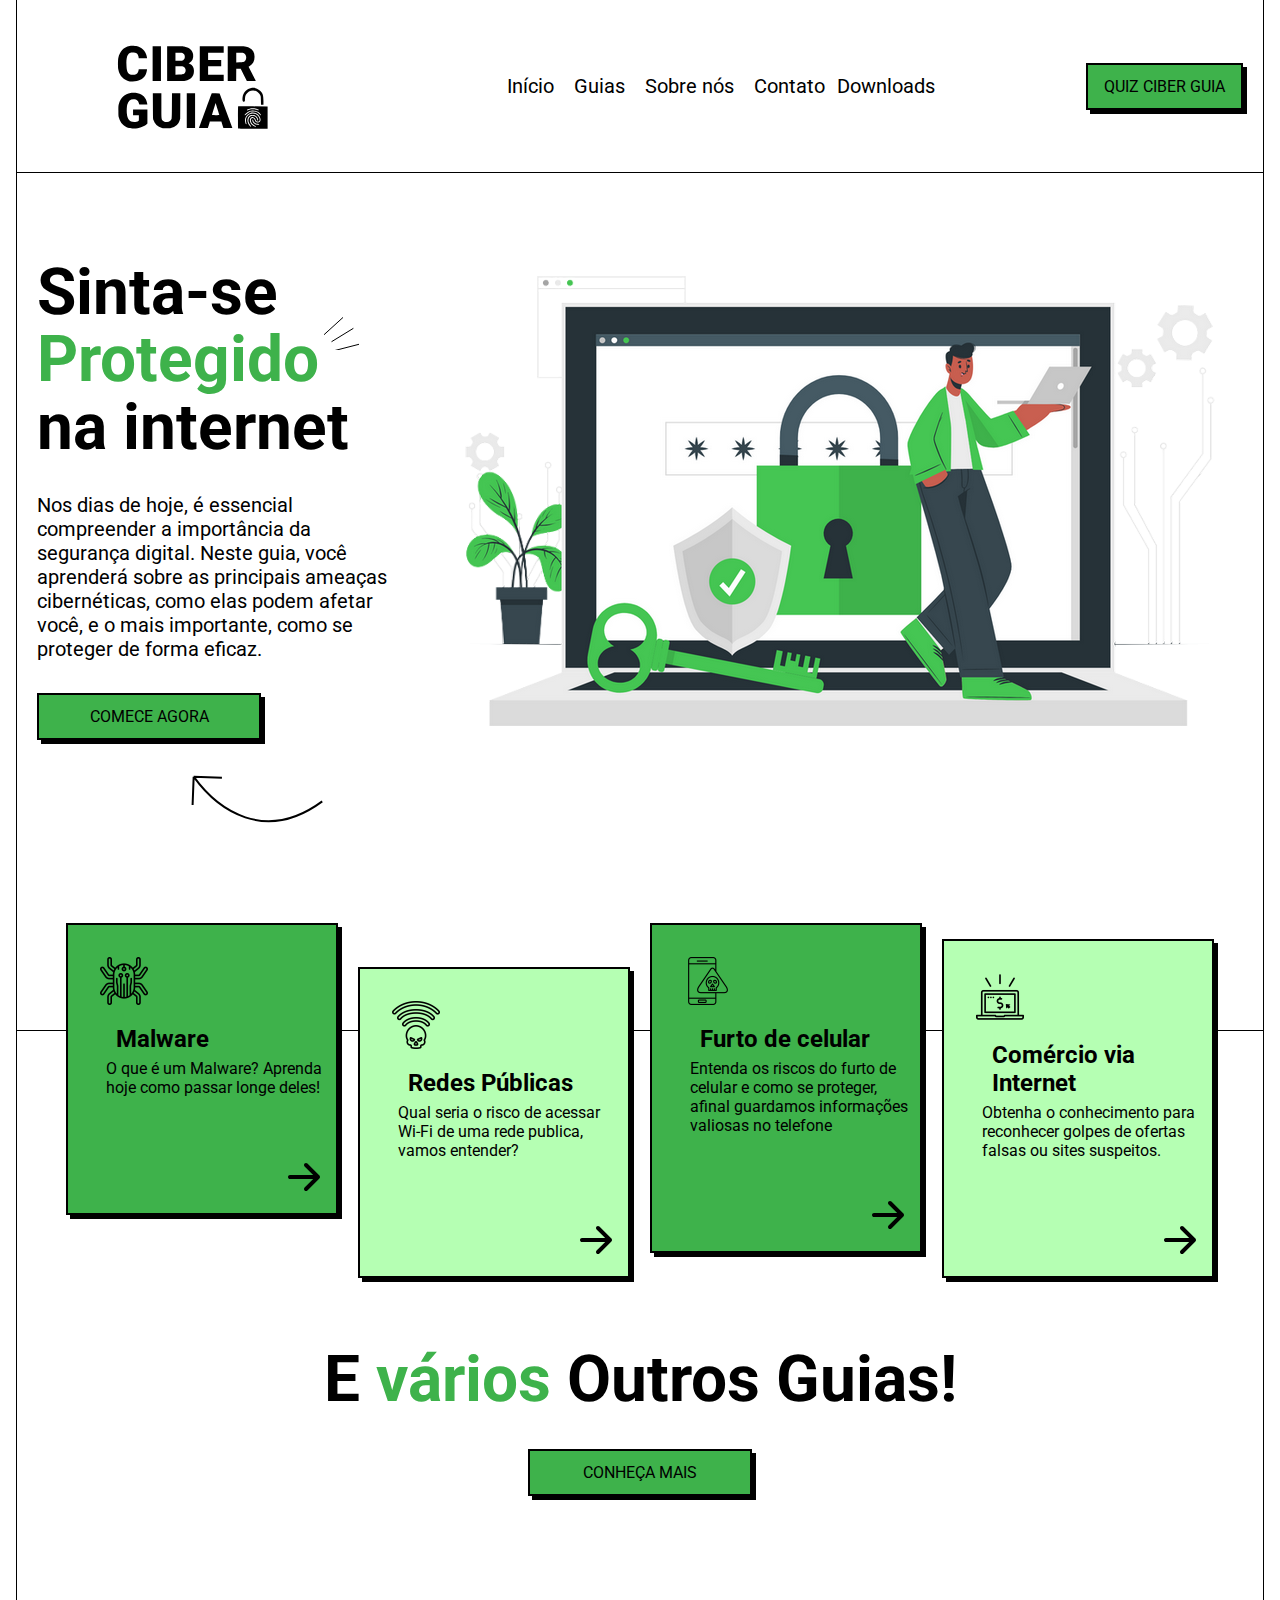
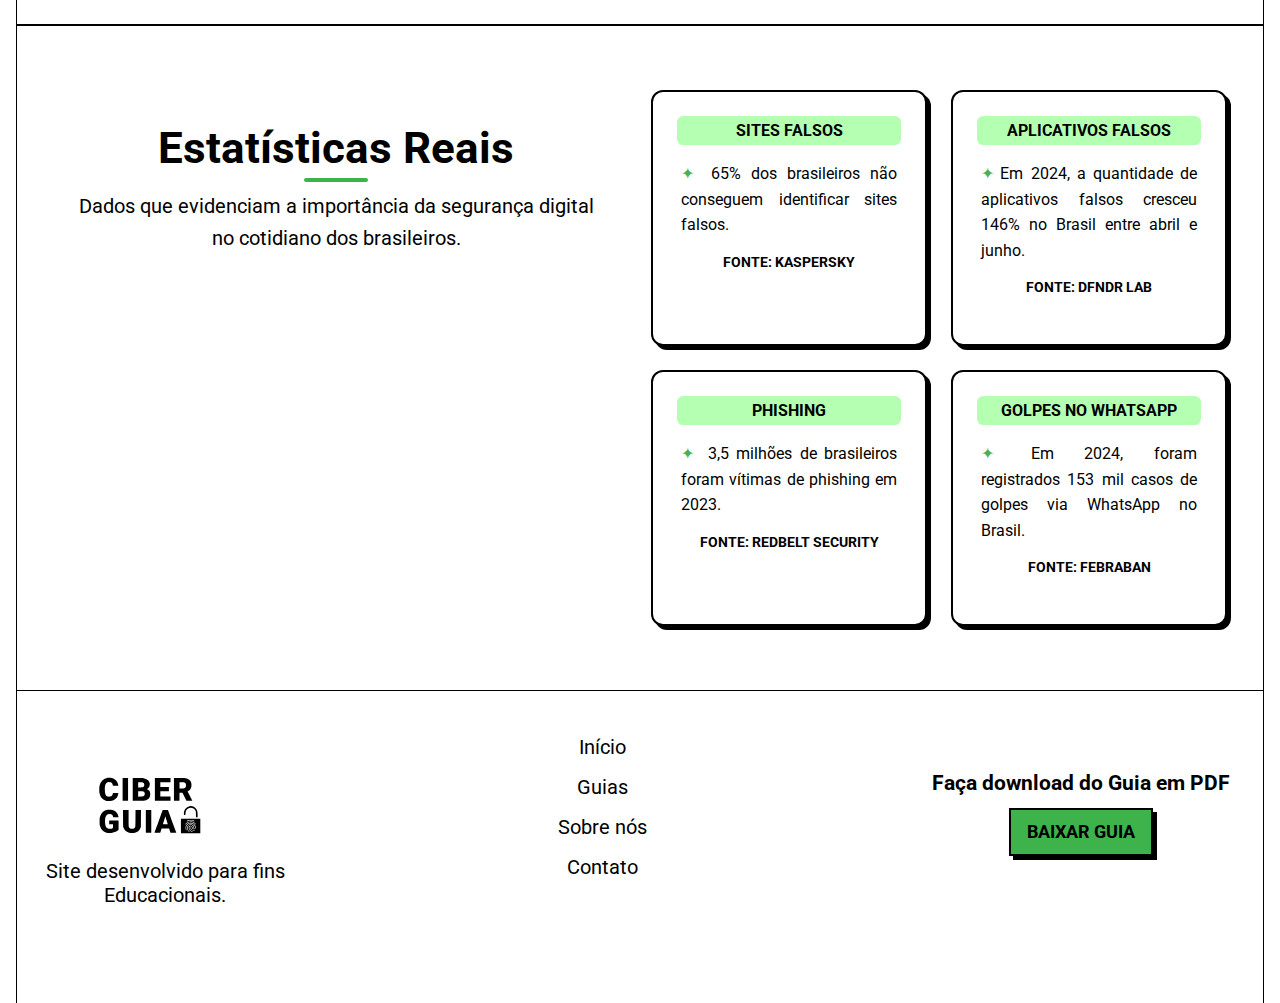
<file: index.html>
<!DOCTYPE html>
<html lang="pt-br">

<head>
    <meta charset="UTF-8">
    <meta name="viewport" content="width=device-width, initial-scale=1.0">
    <title>CIBER GUIA</title>
    <link rel="stylesheet" href="index.css">
    <link rel="icon" href="img/icon.png">
</head>

<body>
    <header>
        <div class="container"> <!--Classe para alinhar componentes no modo responsivo-->
            <a href="index.html"><img src="img/3x.svg" alt="Logo Ciber Guia"></a>
            <nav>
                <a href="index.html">Início</a>
                <a href="cursos.html">Guias</a>
                <a href="about.html">Sobre nós</a>
                <a href="contato.html">Contato</a>
                <a href="Dowload.html">Downloads</a>
            </nav>
            <a href="quiz.html" class="button margem-topo-1 margem-baixo-1 mx-auto"> QUIZ CIBER GUIA</a>
        </div>
    </header>

    <main><!--Inicio conteúdo principal-->
        <section class="sec-principal">
            <!-- section para a primeira parte do site || Classe sec-principal ajusta o padding dos elementos-->
            <div class="container row-reverse">
                <!-- Nesta div a classe apenas reverte a posição do texto da sessão principal para o lado esquerdo em telas maiores-->
                <img src="img/842x561.png"
                    alt="Uma pessoa segurando um notebook com elementos de segurança em sua volta">
                <div> <!--Div para agrupar o texto de chamada + botão (link)-->
                    <h1 class="margem-topo-2">Sinta-se <span class="texto-primario decoracao">Protegido</span> na
                        internet</h1> <!--Texto principal-->
                    <p class="margem-topo-2 margem-baixo-2">Nos dias de hoje, é essencial compreender a importância da
                        segurança digital. Neste guia, você aprenderá sobre as principais ameaças cibernéticas, como
                        elas podem afetar você, e o mais importante, como se proteger de forma eficaz.</p>
                    <a href="cursos.html" class="button">Comece agora</a><!--Botão comece agora-->
                </div><!-- Fim div chamada + botao/link -->
            </div>
        </section>

        <section class="sec-cursos">
            <!--Secition para construir os cards dos guias sendo cada um, um article de conteudo independente mas relacionado-->
            <div class="cards-cursos"><!--Inicio guias-->
                <article class="card"> <!--Primeiro Guia-->
                    <img src="img/malware-r.png" alt="ícone de um malware">
                    <strong>Malware</strong>
                    <p class="alinha-txt">O que é um Malware? Aprenda hoje como passar longe deles!</p>
                    <a href="Malware.html" target="_blank">
                        <img src="img/arrow-right.svg" alt="Ir para pagia da guia">
                    </a>
                </article>

                <article class="card"> <!--Segundo guia-->
                    <img src="img/hackear-r.png" alt="ícone de wifi">
                    <strong>Redes Públicas</strong>
                    <p class="alinha-txt">Qual seria o risco de acessar Wi-Fi de uma rede publica, vamos entender?</p>
                    <a href="redes-publicas.html">
                        <img src="img/arrow-right.svg" alt="ir para página do guia">
                    </a>
                </article>


                <article class="card"> <!--Terceiro Guia-->
                    <img src="img/hackear-rr.png" alt="ícone celular">
                    <strong>Furto de celular</strong>
                    <p class="alinha-txt">Entenda os riscos do furto de celular e como se proteger, afinal guardamos
                        informações valiosas no telefone</p>
                    <a href="furto-celular.html">
                        <img src="img/arrow-right.svg" alt="ir para página do guia">
                    </a>
                </article>

                <article class="card"> <!--Quarto guia-->
                    <img src="img/venda-online-r.png" alt="ícone de um computador">
                    <strong>Comércio via Internet</strong>
                    <p class="alinha-txt">Obtenha o conhecimento para reconhecer golpes de ofertas falsas ou sites
                        suspeitos. </p>
                    <a href="comercio-inter.html">
                        <img src="img/arrow-right.svg" alt="ir para página do guia">
                    </a>
                </article>
            </div><!--Fim div contendo os cards dos guias -->
            <h2 class="texto-centro">E <span class="texto-primario">vários</span> Outros Guias!</h2>
            <a href="cursos.html" class="button margem-topo-2 mx-auto">Conheça mais</a>
        </section> <!--FIM SECTION GUIAS-->

    </main><!--FIM MAIN-->


    <section class="sec-estatisticas">
        <div class="estatisticas-layout">
            <div class="texto-estatisticas">
                <h2>Estatísticas Reais</h2>
                <p>Dados que evidenciam a importância da segurança digital no cotidiano dos brasileiros.</p>
            </div>

            <div class="cards-estatisticas">
                <article class="card-estatistica">
                    <span class="tag-titulo">SITES FALSOS</span>
                    <p><span class="icone">✦</span> 65% dos brasileiros não conseguem identificar sites falsos.</p>
                    <span class="fonte">FONTE: KASPERSKY</span>
                </article>

                <article class="card-estatistica">
                    <span class="tag-titulo">APLICATIVOS FALSOS</span>
                    <p><span class="icone">✦</span>Em 2024, a quantidade de aplicativos falsos cresceu 146% no Brasil entre abril e junho.</p>
                    <span class="fonte">FONTE: DFNDR LAB</span>
                </article>

                <article class="card-estatistica">
                    <span class="tag-titulo">PHISHING</span>
                    <p><span class="icone">✦</span> 3,5 milhões de brasileiros foram vítimas de phishing em 2023.</p>
                    <span class="fonte">FONTE: REDBELT SECURITY</span>
                </article>

                <article class="card-estatistica">
                    <span class="tag-titulo">GOLPES NO WHATSAPP</span>
                    <p><span class="icone">✦</span> Em 2024, foram registrados 153 mil casos de golpes via WhatsApp no Brasil.</p>
                    <span class="fonte">FONTE: FEBRABAN </span>
                </article>
            </div>
        </div>
    </section>



    <footer><!--Inicio do footer-->
        <div class="container"> <!--Classe para alinhar componentes no modo responsivo-->
            <div class="about-column"><!--Div responsável por alinhar texto e a logo no footer em telas maiores-->
                <img src="img/230-132.svg" alt="Logo Ciber Guia" class="amargem-baixo-1 margem-topo-1">
                <p class="margem-baixo-2">Site desenvolvido para fins Educacionais.</p>
            </div>
            <nav class="margem-baixo-2">
                <a href="index.html">Início</a>
                <a href="cursos.html">Guias</a>
                <a href="about.html">Sobre nós</a>
                <a href="contato.html">Contato</a>
            </nav>

            <div class="download-mat"><!--Div para ajustar os componentes do material de download-->
                <p class="about-mat">Faça download do Guia em PDF</p>
                <button class="button margem-baixo-2" onclick="window.location.href='Dowload.html'">Baixar Guia</button>
            </div>
        </div>
        </div>
    </footer><!--Fim footer-->
</body>

</html>
</file>
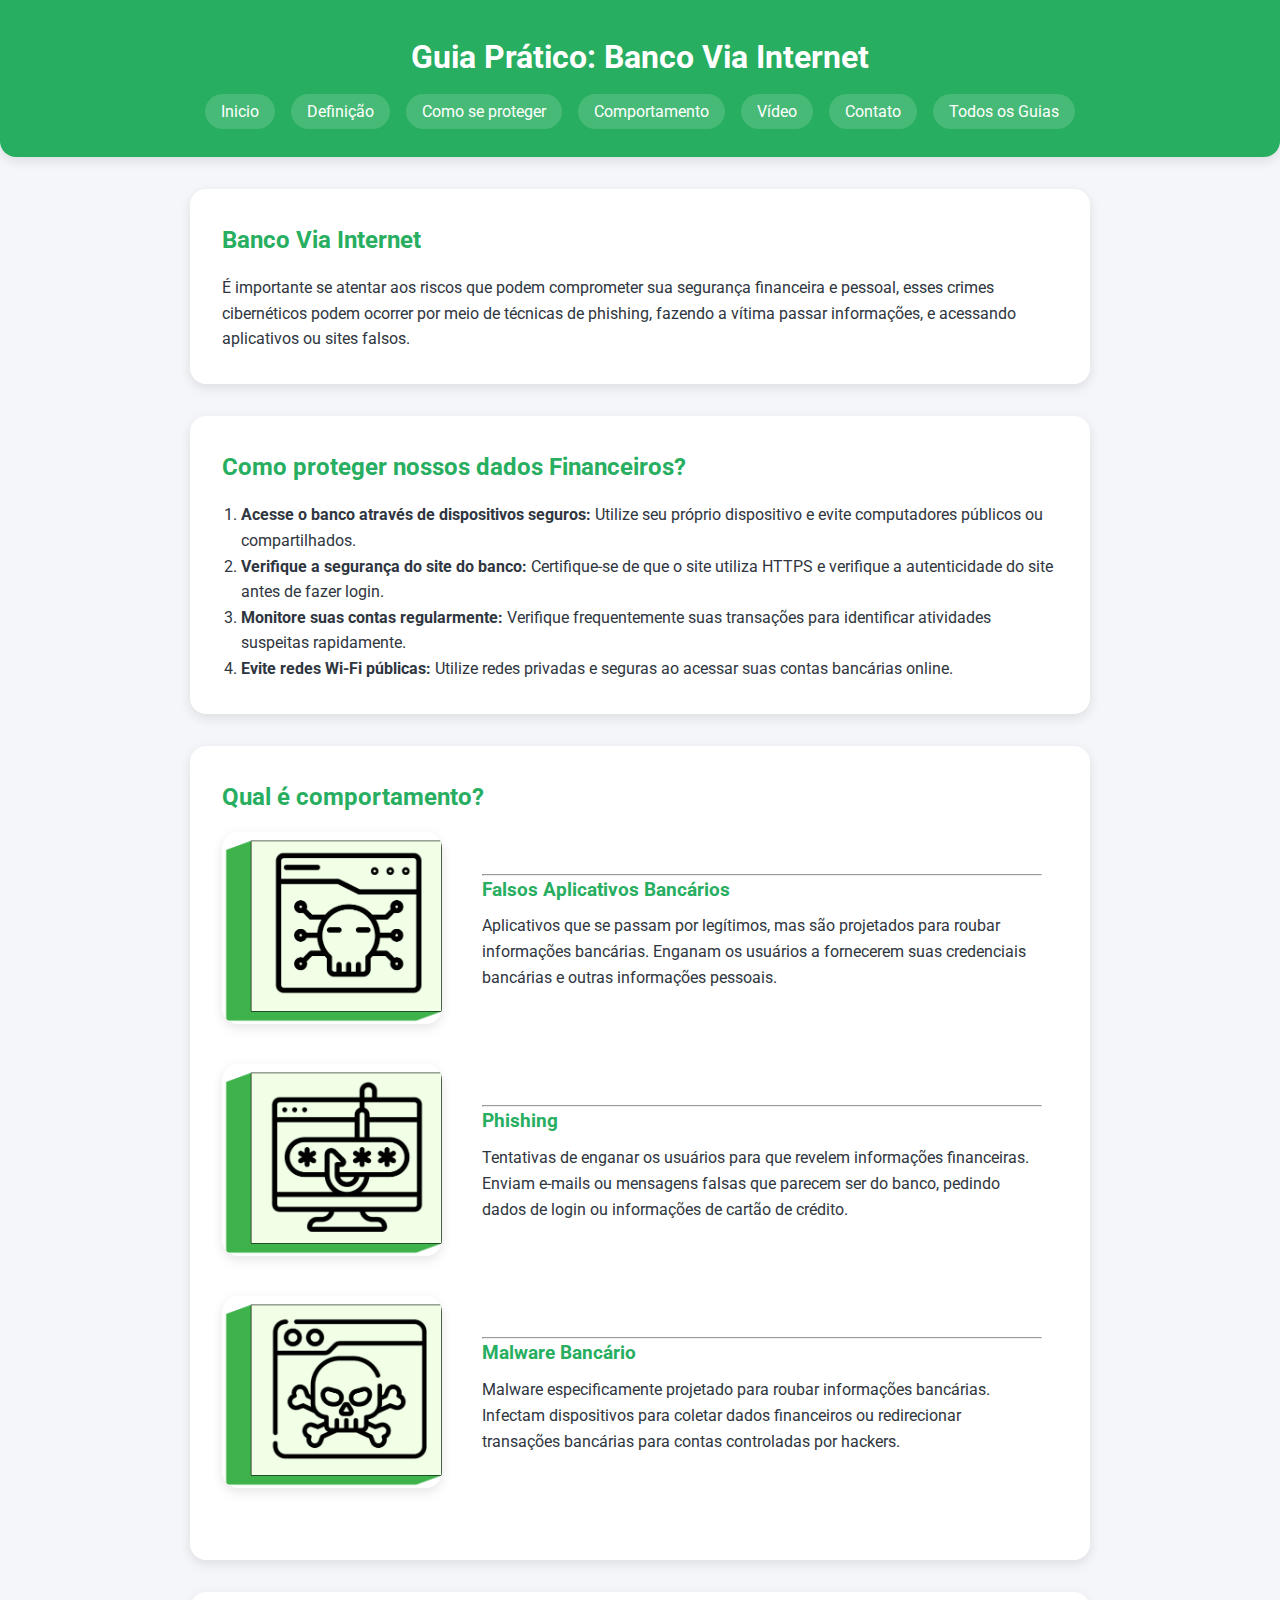
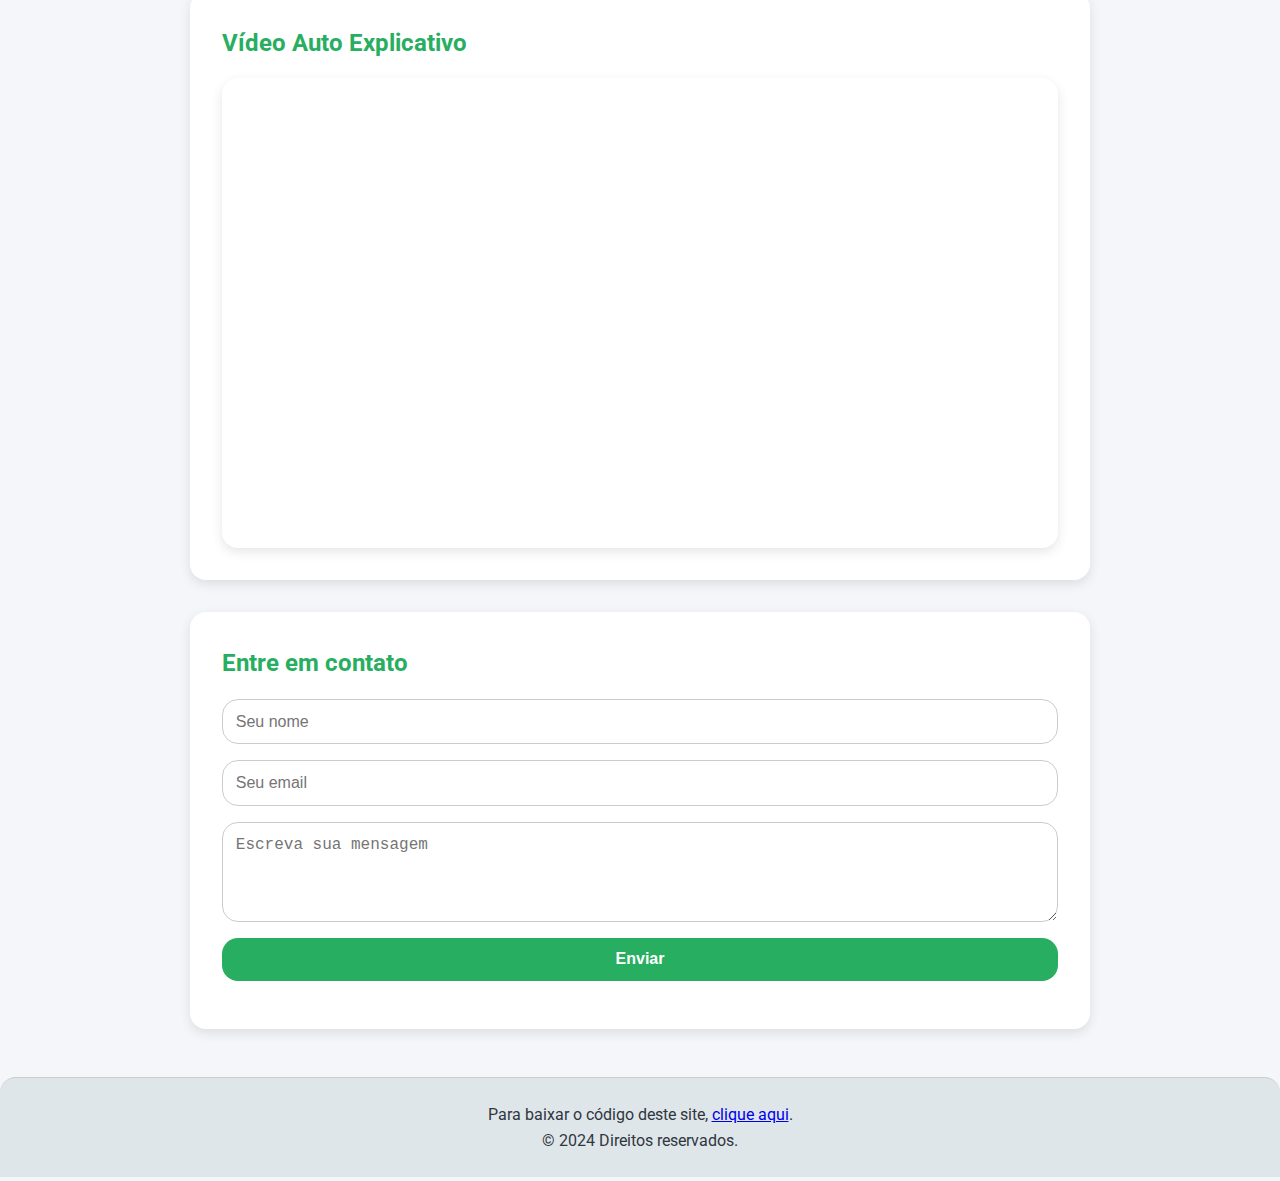
<file: banco-online.html>
<!DOCTYPE html>
<html lang="pt-BR">
<head>
    <meta charset="UTF-8">
    <meta name="viewport" content="width=device-width, initial-scale=1.0">
    <title>Guia: Banco Via Internet</title>
    <meta name="description" content="Site sobre Cibersegurança, o que é, sua importância e conteúdos relacionados.">
    <meta name="keywords" content="segurança online, tecnologia">
    <meta name="author" content="Jhony">
    <link rel="stylesheet" href="guias.css">
    <link rel="icon" href="img/icon.png">
    <link rel="preconnect" href="https://fonts.googleapis.com">
    <link rel="preconnect" href="https://fonts.gstatic.com" crossorigin>
    <link href="https://fonts.googleapis.com/css2?family=Roboto:wght@400;700&display=swap" rel="stylesheet">
</head>
<body>
    <header>
        <h1>Guia Prático: Banco Via Internet</h1>
        <nav>
            <ul class="menu">
                <li><a href="index.html">Inicio</a></li>
                <li><a href="#definicao">Definição</a></li>
                <li><a href="#protecao">Como se proteger</a></li>
                <li><a href="#comportamento">Comportamento</a></li>
                <li><a href="#video">Vídeo</a></li>
                <li><a href="#formulario">Contato</a></li>
                <li><a href="cursos.html">Todos os Guias</a></li>
            </ul>
        </nav>
    </header>

    <main>
        <section class="content" id="definicao">
            <h2>Banco Via Internet</h2>
            <p>
                É importante se atentar aos riscos que podem comprometer sua segurança financeira e pessoal, esses crimes cibernéticos podem ocorrer por meio de técnicas de phishing, fazendo a vítima passar informações, e acessando aplicativos ou sites falsos.
            </p>
        </section>

        <section class="content" id="protecao">
            <h2>Como proteger nossos dados Financeiros? </h2>
                <ol>
                    <li><strong>Acesse o banco através de dispositivos seguros:</strong> Utilize seu próprio dispositivo e evite computadores públicos ou compartilhados.</li>

                   <li><strong>Verifique a segurança do site do banco:</strong> Certifique-se de que o site utiliza HTTPS e verifique a autenticidade do site antes de fazer login.</li>

                    <li><strong>Monitore suas contas regularmente:</strong> Verifique frequentemente suas transações para identificar atividades suspeitas rapidamente.</li>

                    <li><strong>Evite redes Wi-Fi públicas:</strong> Utilize redes privadas e seguras ao acessar suas contas bancárias online.</li>

                </ol>
        </section>

       
        <section class="content" id="comportamento">
            <h2>Qual é comportamento?</h2>
            <div class="galeria-container">
                <div class="galeria-imagem">
                    <img src="img/card-bait.png" alt="icone Phishing">
                </div>
                <div class="galeria-texto">
                    <hr>
                    <h3>Falsos Aplicativos Bancários</h3>
                    <p>Aplicativos que se passam por legítimos, mas são projetados para roubar informações bancárias. Enganam os usuários a fornecerem suas credenciais bancárias e outras informações pessoais.</p>
                </div>
            </div>

            <div class="galeria-container">
                <div class="galeria-imagem">
                    <img src="img/card-phi.png" alt="Icone telefone">
                </div>
                <div class="galeria-texto">
                    <hr>
                    <h3>Phishing</h3>
                    <p>  Tentativas de enganar os usuários para que revelem informações financeiras. Enviam e-mails ou mensagens falsas que parecem ser do banco, pedindo dados de login ou informações de cartão de crédito.</p>
                </div>
            </div>

            <div class="galeria-container">
                <div class="galeria-imagem">
                    <img src="img/card-malware.png" alt="Icone capturar dados">
                </div>
                <div class="galeria-texto">
                    <hr>
                    <h3>Malware Bancário</h3>
                    <p> Malware especificamente projetado para roubar informações bancárias. Infectam dispositivos para coletar dados financeiros ou redirecionar transações bancárias para contas controladas por hackers.</p>
                </div>
            </div>

        </section>


        <section class="content" id="video">  
            <h2>Vídeo Auto Explicativo</h2>  
            <div class="video-responsive">  
                <iframe width="560" height="315" src="https://www.youtube.com/embed/1hTEgYNaPd8?si=g_ipy8k-Ene9NxMT" frameborder="0" allow="accelerometer; autoplay; clipboard-write; encrypted-media; gyroscope; picture-in-picture" allowfullscreen loading="lazy"></iframe>  
            </div>  
        </section>

        
        <section class="content" id="formulario">
            <h2>Entre em contato</h2>
            <form>
              <input type="text" id="nome" name="nome" placeholder="Seu nome" required />
              <input type="email" id="email" name="email" placeholder="Seu email" required />
              <textarea id="mensagem" name="mensagem" placeholder="Escreva sua mensagem" rows="4" required></textarea>
              <button type="submit">Enviar</button>
              <div class="form-messages"></div>
            </form>
          </section>
        </main>
    <footer>
        <p>Para baixar o código deste site, <a href="https://github.com/jhony/sustentabilidade">clique aqui</a>.</p>
        <p>© 2024 Direitos reservados.</p>
    </footer>
    <script src="script.js"></script>
</body>
</html>
</file>
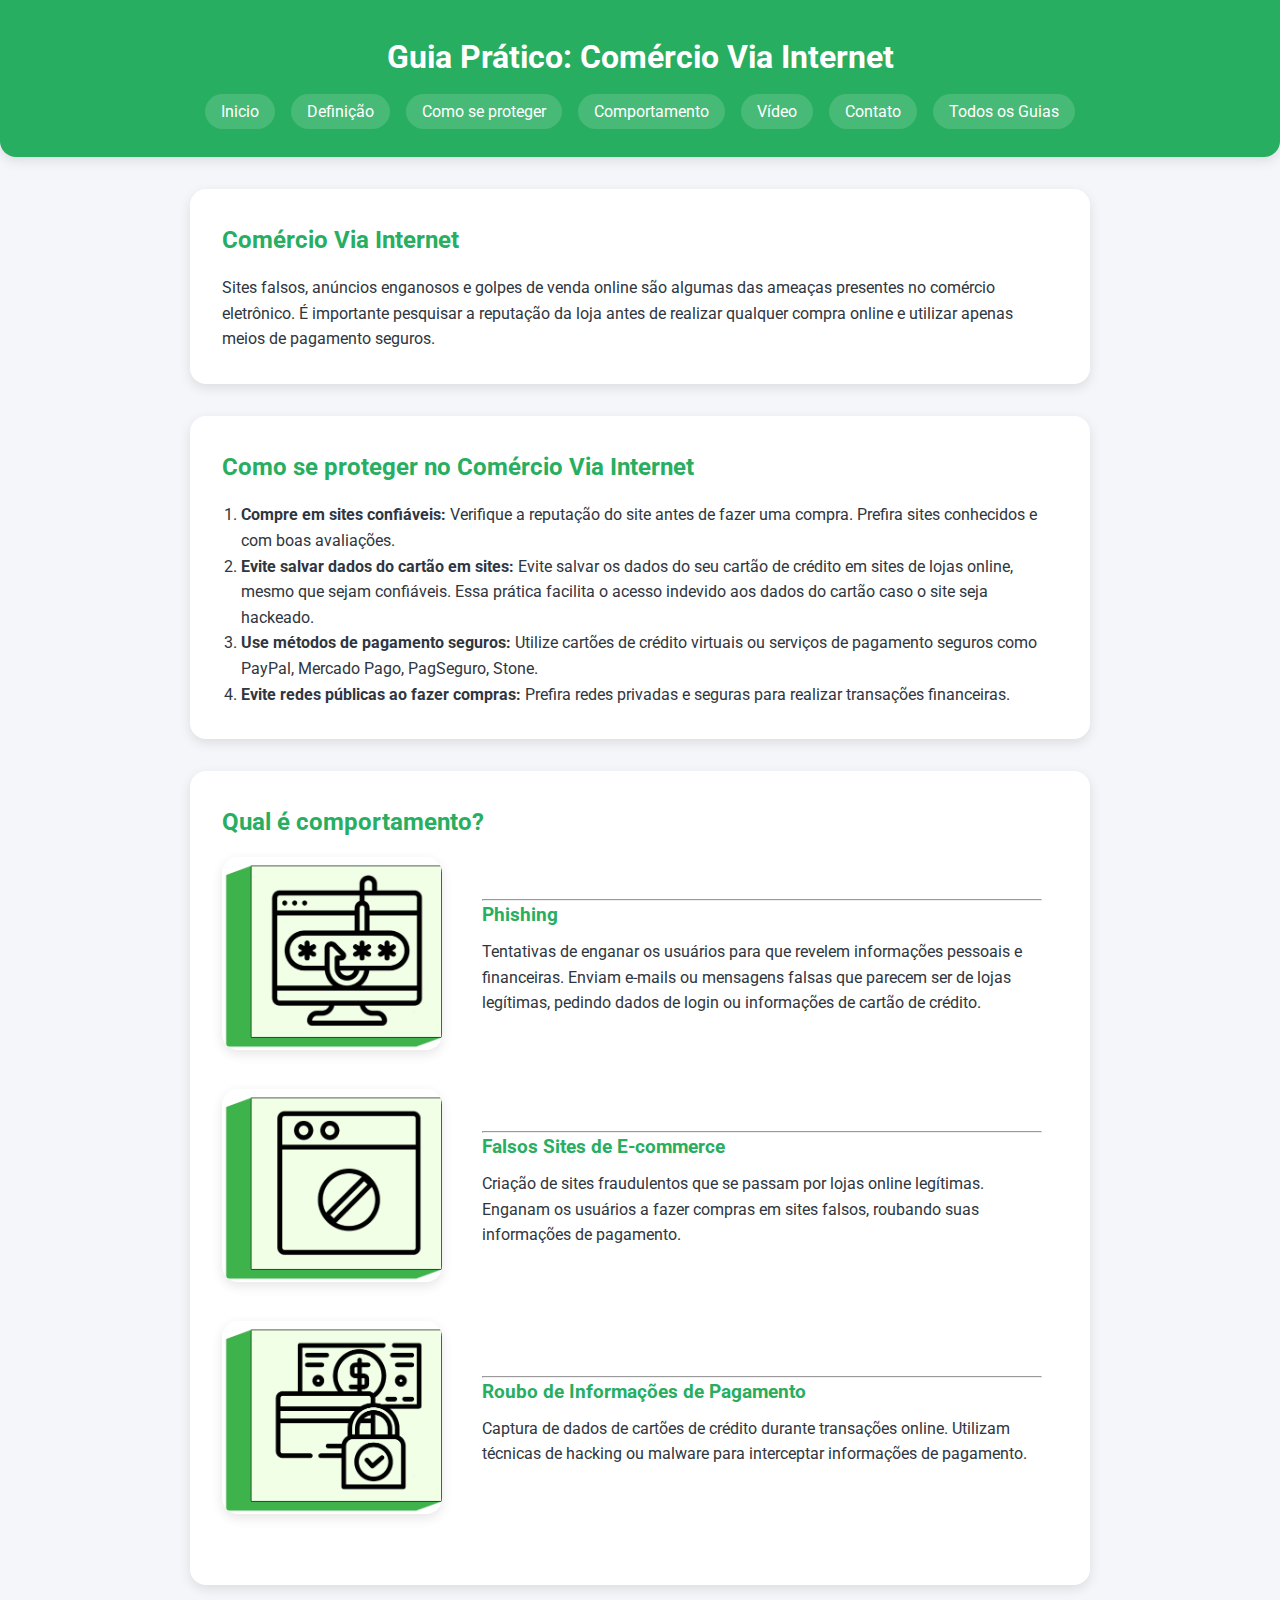
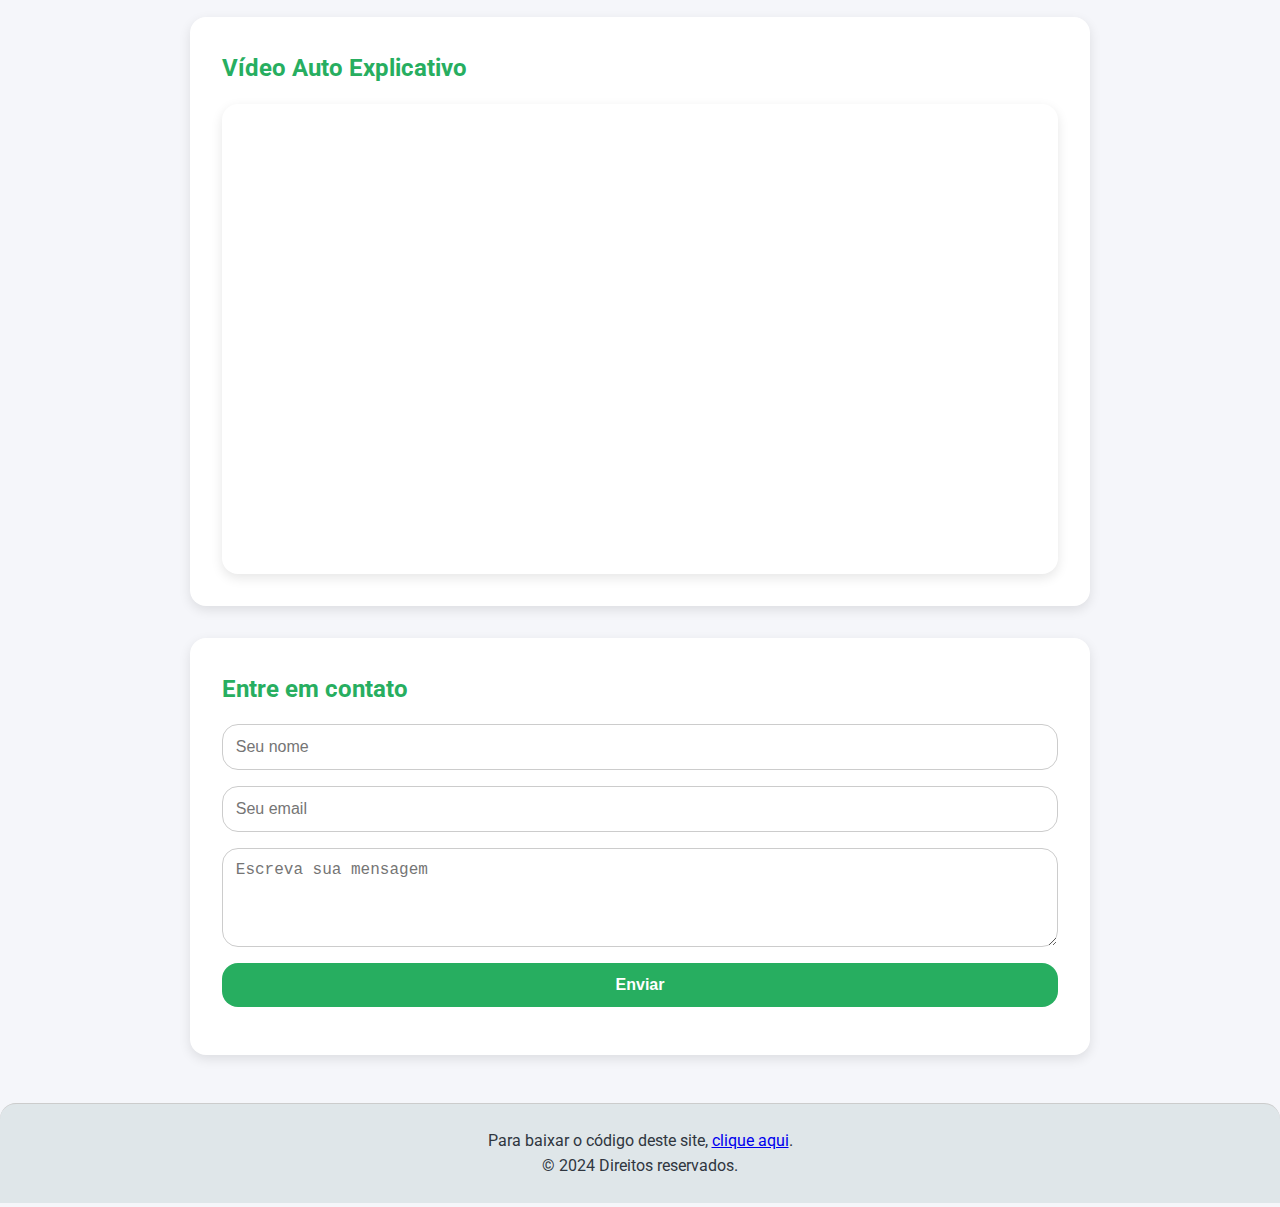
<file: comercio-inter.html>
<!DOCTYPE html>
<html lang="pt-BR">
<head>
    <meta charset="UTF-8">
    <meta name="viewport" content="width=device-width, initial-scale=1.0">
    <title>Guia: Comércio Via Internet</title>
    <meta name="description" content="Site sobre Cibersegurança, o que é, sua importância e conteúdos relacionados.">
    <meta name="keywords" content="segurança online, tecnologia">
    <meta name="author" content="Jhony">
    <link rel="stylesheet" href="guias.css">
    <link rel="icon" href="img/icon.png">
    <link rel="preconnect" href="https://fonts.googleapis.com">
    <link rel="preconnect" href="https://fonts.gstatic.com" crossorigin>
    <link href="https://fonts.googleapis.com/css2?family=Roboto:wght@400;700&display=swap" rel="stylesheet">
</head>
<body>
    <header>
        <h1>Guia Prático: Comércio Via Internet</h1>
        <nav>
            <ul class="menu">
                <li><a href="index.html">Inicio</a></li>
                <li><a href="#definicao">Definição</a></li>
                <li><a href="#protecao">Como se proteger</a></li>
                <li><a href="#comportamento">Comportamento</a></li>
                <li><a href="#video">Vídeo</a></li>
                <li><a href="#formulario">Contato</a></li>
                <li><a href="cursos.html">Todos os Guias</a></li> 
            </ul>
        </nav>
    </header>

    <main>
        <section class="content" id="definicao">
            <h2>Comércio Via Internet</h2>
            <p>
                Sites falsos, anúncios enganosos e golpes de venda online são algumas das ameaças presentes no comércio eletrônico. É importante pesquisar a reputação da loja antes de realizar qualquer compra online e utilizar apenas meios de pagamento seguros.
            </p>
        </section>

        <section class="content" id="protecao">
            <h2>Como se proteger no Comércio Via Internet</h2>
                <ol>
                    <li><strong>Compre em sites confiáveis:</strong> Verifique a reputação do site antes de fazer uma compra. Prefira sites conhecidos e com boas avaliações.</li>

                   <li><strong>Evite salvar dados do cartão em sites:</strong> Evite salvar os dados do seu cartão de crédito em sites de lojas online, mesmo que sejam    confiáveis. Essa prática facilita o acesso indevido aos dados do cartão caso o site seja hackeado. </li>

                    <li><strong>Use métodos de pagamento seguros:</strong> Utilize cartões de crédito virtuais ou serviços de pagamento seguros como PayPal, Mercado Pago, PagSeguro, Stone. </li>

                    <li><strong>Evite redes públicas ao fazer compras:</strong> Prefira redes privadas e seguras para realizar
                        transações financeiras.</li>

                </ol>
        </section>

       
        <section class="content" id="comportamento">
            <h2>Qual é comportamento?</h2>
            <div class="galeria-container">
                <div class="galeria-imagem">
                    <img src="img/card-phi.png" alt="icone Phishing">
                </div>
                <div class="galeria-texto">
                    <hr>
                    <h3>Phishing</h3>
                    <p>
                        Tentativas de enganar os usuários para que revelem informações pessoais e financeiras.
                        Enviam e-mails ou mensagens falsas que parecem ser de lojas legítimas, pedindo dados de login ou informações de cartão de crédito.</p>
                </div>
            </div>

            <div class="galeria-container">
                <div class="galeria-imagem">
                    <img src="img/card-site-falso.png" alt=" icone Site falso">
                </div>
                <div class="galeria-texto">
                    <hr>
                    <h3>Falsos Sites de E-commerce</h3>
                    <p> Criação de sites fraudulentos que se passam por lojas online legítimas. Enganam os usuários a fazer compras em sites falsos, roubando suas informações de pagamento.</p>
                </div>
            </div>

            <div class="galeria-container">
                <div class="galeria-imagem">
                    <img src="img/card-bank.png" alt="Icone pagamento">
                </div>
                <div class="galeria-texto">
                    <hr>
                    <h3>Roubo de Informações de Pagamento</h3>
                    <p>Captura de dados de cartões de crédito durante transações online. Utilizam técnicas de hacking ou malware para interceptar informações de pagamento.</p>
                </div>
            </div>

        </section>


        <section class="content" id="video">  
            <h2>Vídeo Auto Explicativo</h2>  
            <div class="video-responsive">  
                <iframe width="560" height="315" src="https://www.youtube.com/embed/HiE2EmL_DfY?si=iW90x-bW_FhDjRwq" frameborder="0" allow="accelerometer; autoplay; clipboard-write; encrypted-media; gyroscope; picture-in-picture" allowfullscreen loading="lazy"></iframe>  
            </div>  
        </section>

        
        <section class="content" id="formulario">
            <h2>Entre em contato</h2>
            <form>
              <input type="text" id="nome" name="nome" placeholder="Seu nome" required />
              <input type="email" id="email" name="email" placeholder="Seu email" required />
              <textarea id="mensagem" name="mensagem" placeholder="Escreva sua mensagem" rows="4" required></textarea>
              <button type="submit">Enviar</button>
              <div class="form-messages"></div>
            </form>
          </section>
        </main>

    <footer>
        <p>Para baixar o código deste site, <a href="https://github.com/jhony/sustentabilidade">clique aqui</a>.</p>
        <p>© 2024 Direitos reservados.</p>
    </footer>
    <script src="script.js"></script>
</body>
</html>
</file>
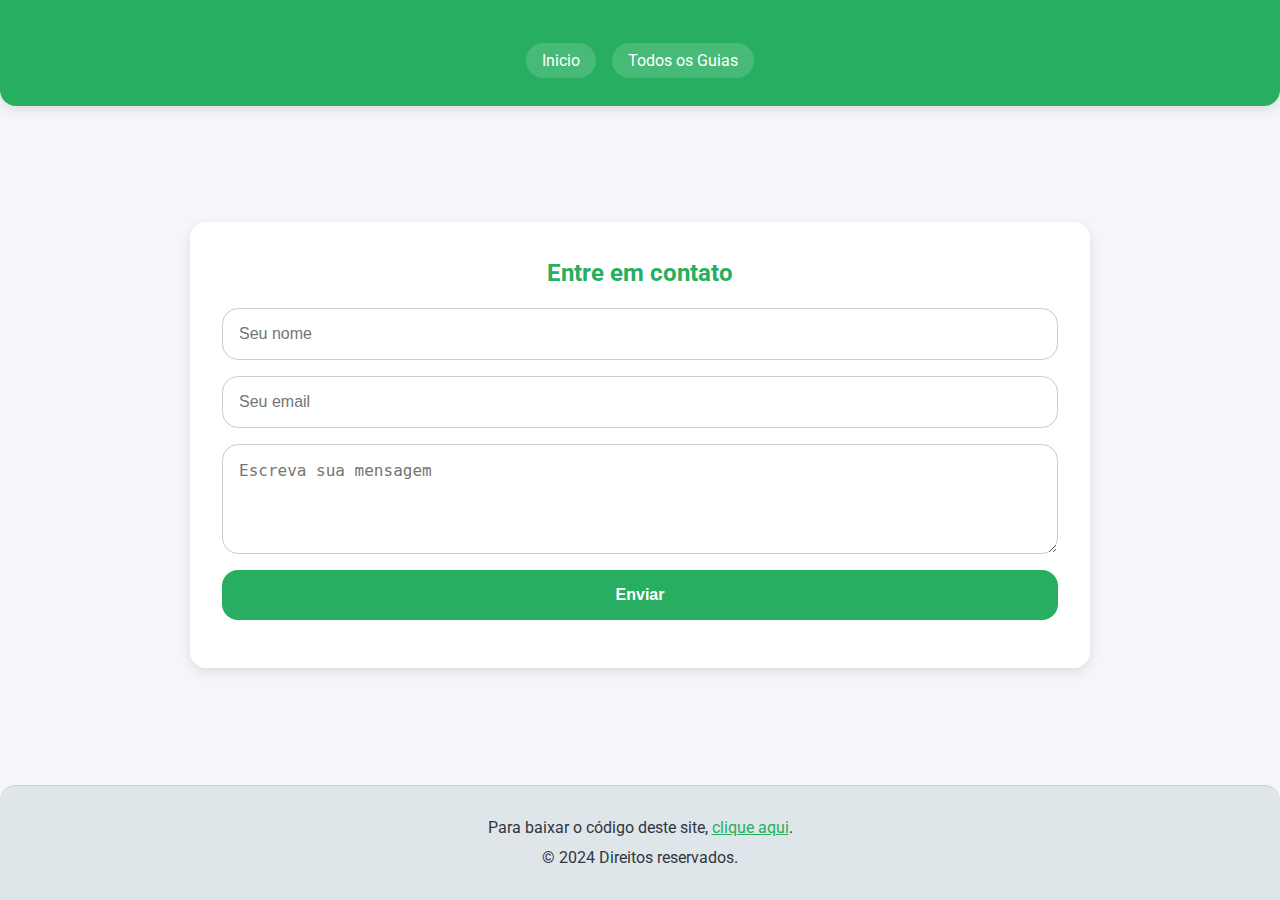
<file: contato.html>
<!DOCTYPE html>
<html lang="pt-BR">
<head>
    <meta charset="UTF-8">
    <meta name="viewport" content="width=device-width, initial-scale=1.0">
    <title>Contato</title>
    <meta name="description" content="Site sobre Cibersegurança, o que é, sua importância e conteúdos relacionados.">
    <meta name="keywords" content="segurança online, tecnologia">
    <meta name="author" content="Jhony">
    <link rel="stylesheet" href="form.css">
    <link rel="icon" href="img/icon.png">
    <link rel="preconnect" href="https://fonts.googleapis.com">
    <link rel="preconnect" href="https://fonts.gstatic.com" crossorigin>
    <link href="https://fonts.googleapis.com/css2?family=Roboto:wght@400;700&display=swap" rel="stylesheet">
</head>
<body>
    <header>
        <nav>
            <ul class="menu">
                <li><a href="index.html">Inicio</a></li>
                <li><a href="cursos.html">Todos os Guias</a></li>
            </ul>
        </nav>
    </header>
    <main>
        <section class="content" id="formulario">
            <h2>Entre em contato</h2>
            <form>
              <input type="text" id="nome" name="nome" placeholder="Seu nome" required />
              <input type="email" id="email" name="email" placeholder="Seu email" required />
              <textarea id="mensagem" name="mensagem" placeholder="Escreva sua mensagem" rows="4" required></textarea>
              <button type="submit">Enviar</button>
              <div class="form-messages"></div>
            </form>
          </section>
        </main>
    </main>
    <footer class="rodape">
        <p>Para baixar o código deste site, <a href="https://github.com/jhony/sustentabilidade">clique aqui</a>.</p>
        <p>© 2024 Direitos reservados.</p>
    </footer>
    <script src="form.js"></script>
</body>
</html>
</file>
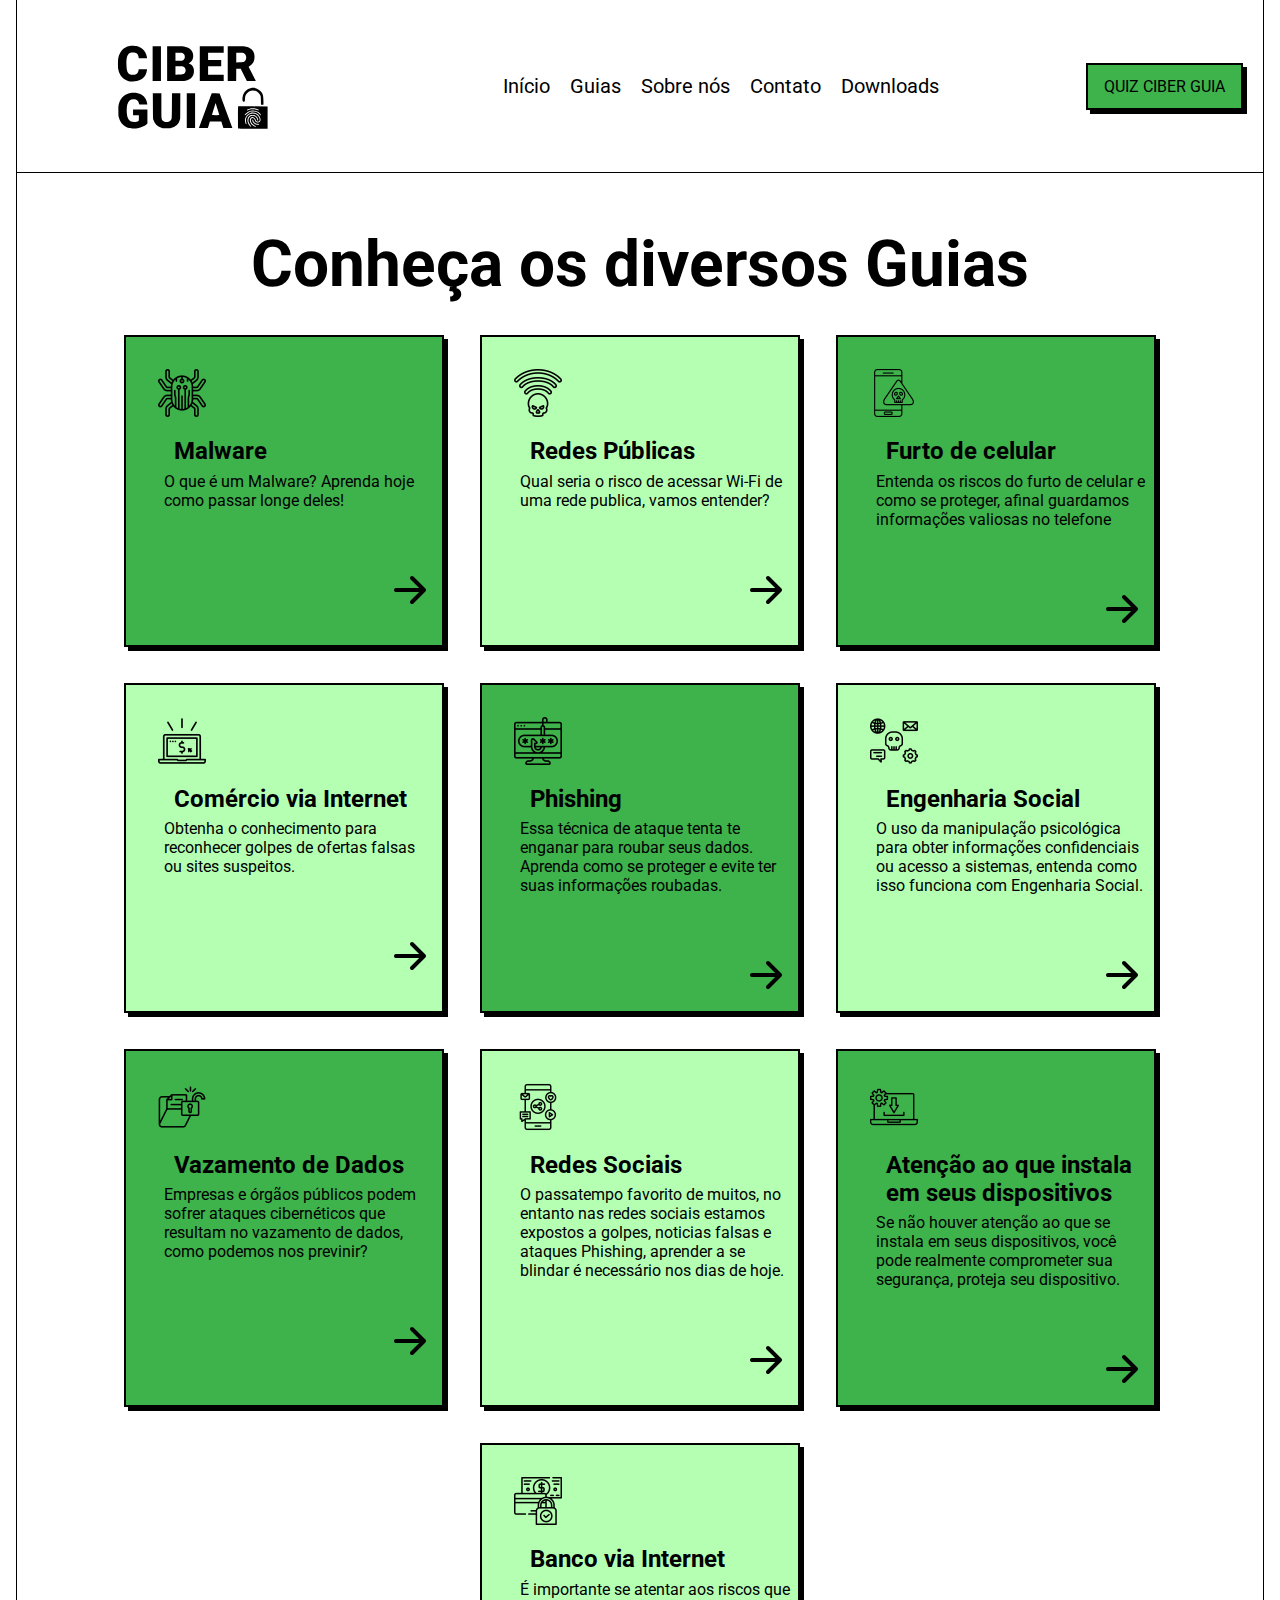
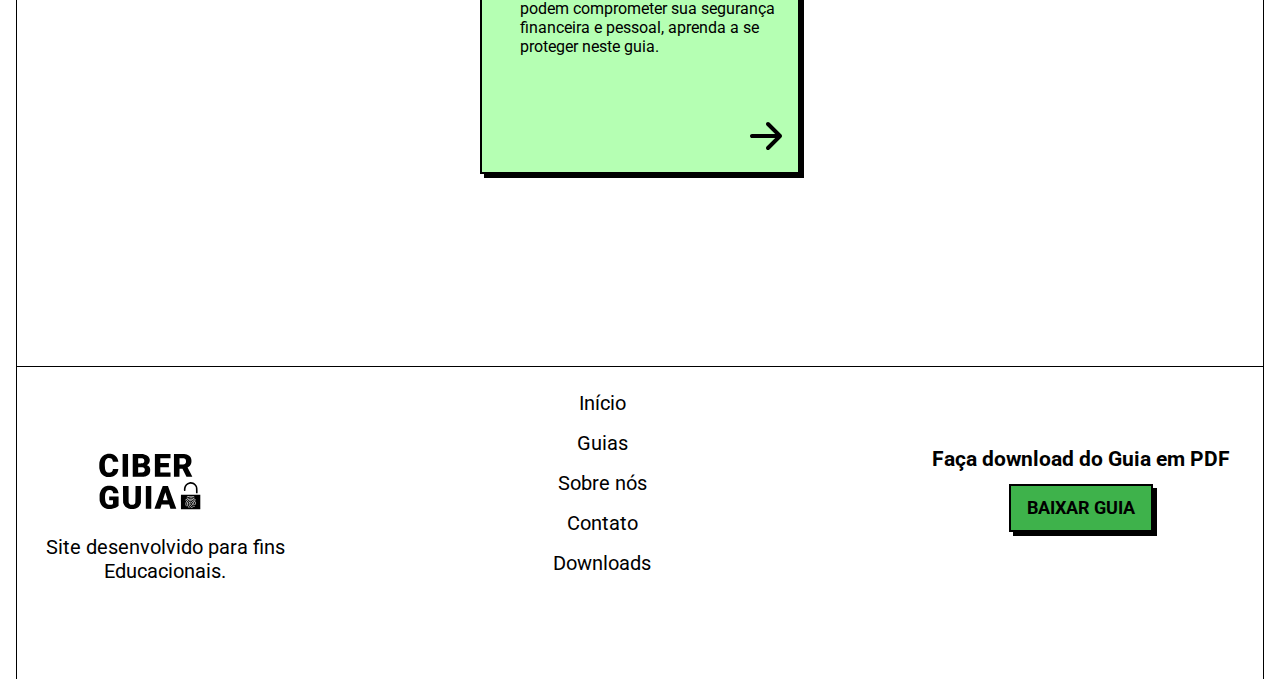
<file: cursos.html>
<!DOCTYPE html>
<html lang="pt-br">

<head>
    <meta charset="UTF-8">
    <meta name="viewport" content="width=device-width, initial-scale=1.0">
    <title>CIBER GUIA - GUIAS</title>
    <link rel="stylesheet" href="cursos.css">
    <link rel="icon" href="img/icon.png">
</head>

<body>
    <header>
        <div class="container"> <!--Classe para alinhar componentes no modo responsivo-->
            <a href="index.html"><img src="img/3x.svg" alt="Logo Ciber Guia"></a>
            <nav>
                <a href="index.html">Início</a>
                <a href="cursos.html">Guias</a>
                <a href="about.html">Sobre nós</a>
                <a href="contato.html">Contato</a>
                <a href="#">Downloads</a>
            </nav>
            <a href="quiz.html" class="button margem-topo-1 margem-baixo-1 mx-auto"> QUIZ CIBER GUIA</a>
        </div>
    </header>

    <main><!--Inicio conteúdo principal-->
       

        <section class="sec-cursos"><!--Secition para construir os cards dos guias sendo cada um, um article de conteudo independente mas relacionado-->
                <div class="t-cursos">
                    <h2>Conheça os diversos Guias</h2>
                </div>

            <div class="cards-cursos"><!--Inicio guias-->
                    <article class="card"> <!--Primeiro Guia-->
                        <img src="img/malware-r.png" alt="ícone de um malware">
                        <strong>Malware</strong>
                        <p class="alinha-txt">O que é um Malware? Aprenda hoje como passar longe deles!</p>
                        <a href="Malware.html">
                            <img src="img/arrow-right.svg" alt="Ir para pagia da guia">
                        </a>
                    </article>
                
                    <article class="card"> <!--Segundo guia-->
                        <img src="img/hackear-r.png" alt="ícone de wifi hackeado">
                        <strong>Redes Públicas</strong>
                        <p class="alinha-txt">Qual seria o risco de acessar Wi-Fi de uma rede publica, vamos entender?</p>
                        <a href="redes-publicas.html">
                            <img src="img/arrow-right.svg" alt="ir para página do guia">
                        </a>
                    </article>
                

                    <article class="card"> <!--Terceiro Guia-->
                        <img src="img/hackear-rr.png" alt="ícone celular hackeado">
                        <strong>Furto de celular</strong>
                        <p class="alinha-txt">Entenda os riscos do furto de celular e como se proteger, afinal guardamos informações valiosas no telefone</p>
                        <a href="furto-celular.html">
                            <img src="img/arrow-right.svg" alt="ir para página do guia">
                        </a>
                    </article>

                    <article class="card"> <!--Quarto guia-->
                        <img src="img/venda-online-r.png" alt="ícone de um computador">
                        <strong>Comércio via Internet</strong>
                        <p class="alinha-txt">Obtenha o conhecimento para reconhecer golpes de ofertas falsas ou sites suspeitos. </p>
                        <a href="comercio-inter.html">
                            <img src="img/arrow-right.svg" alt="ir para página do guia">
                        </a>
                    </article>

                    <article class="card"> <!--Quinto guia-->
                        <img src="img/phishing-r.png" alt="ícone de um computador">
                        <strong>Phishing</strong>
                        <p class="alinha-txt"> Essa técnica de ataque tenta te enganar para roubar seus dados. Aprenda como se proteger e evite ter suas informações roubadas.</p>
                        <a href="phishing.html">
                            <img src="img/arrow-right.svg" alt="ir para página do guia">
                        </a>
                    </article>


                    <article class="card"> <!--sexto guia-->
                        <img src="img/engenharia-social-r.png" alt="ícone de Engenharia Social">
                        <strong>Engenharia Social</strong>
                        <p class="alinha-txt">O uso da manipulação psicológica para obter informações confidenciais ou acesso a sistemas, entenda como isso funciona com Engenharia Social. </p>
                        <a href="engenharia-social.html">
                            <img src="img/arrow-right.svg" alt="ir para página do guia">
                        </a>
                    </article>

                    <article class="card"> <!--sétimo guia-->
                        <img src="img/vazamento-de-dados-r.png" alt="ícone de uma pasta com cadeado aberto">
                        <strong>Vazamento de Dados</strong>
                        <p class="alinha-txt">Empresas e órgãos públicos podem sofrer ataques cibernéticos que resultam no vazamento de dados, como podemos nos previnir?  </p>
                        <a href="vazamento-dados.html">
                            <img src="img/arrow-right.svg" alt="ir para página do guia">
                        </a>
                    </article>

                    <article class="card"> <!--oitavo guia-->
                        <img src="img/midia-social-r.png" alt="ícone de um celular com as redes sociais em volta">
                        <strong>Redes Sociais</strong>
                        <p class="alinha-txt">O passatempo favorito de muitos, no entanto nas redes sociais estamos expostos a golpes, noticias falsas e ataques Phishing, aprender a se blindar é necessário nos dias de hoje.</p>
                        <a href="redes-sociais.html">
                            <img src="img/arrow-right.svg" alt="ir para página do guia">
                        </a>
                    </article>
                    <article class="card"> <!--nono guia-->
                        <img src="img/instalar-r.png" alt="ícone de um computador">
                        <strong>Atenção ao que instala em seus dispositivos</strong>
                        <p class="alinha-txt">Se não houver atenção ao que se instala em seus dispositivos, você pode realmente comprometer sua segurança, proteja seu dispositivo. </p>
                        <a href="dispositivos.html">
                            <img src="img/arrow-right.svg" alt="ir para página do guia">
                        </a>
                    </article>

                    <article class="card"> <!--décimo guia-->
                        <img src="img/bank-r.png" alt="ícone de pagamento Online">
                        <strong>Banco via Internet</strong>
                        <p class="alinha-txt">É importante se atentar aos riscos que podem comprometer sua segurança financeira e pessoal, aprenda a se proteger neste guia. </p>
                        <a href="banco-online.html">
                            <img src="img/arrow-right.svg" alt="ir para página do guia">
                        </a>
                    </article>
            </div><!--Fim div contendo os cards dos guias -->
        </section> <!--FIM SECTION GUIAS-->
    </main><!--FIM MAIN-->

    <footer><!--Inicio do footer-->
        <div class="container"> <!--Classe para alinhar componentes no modo responsivo-->
            <div class="about-column"><!--Div responsável por alinhar texto e a logo no footer em telas maiores-->
                <img src="img/230-132.svg" alt="Logo Ciber Guia" class="amargem-baixo-1 margem-topo-1">
                <p class="margem-baixo-2">Site desenvolvido para fins Educacionais.</p>
            </div>
            <nav class="margem-baixo-2">
                <a href="index.html">Início</a>
                <a href="cursos.html">Guias</a>
                <a href="about.html">Sobre nós</a>
                <a href="contato.html">Contato</a>
                <a href="#">Downloads</a>
            </nav>
            <div class="download-mat"><!--Div para ajustar os componentes do material de download-->
                <p class="about-mat">Faça download do Guia em PDF</p>
                <button class="button margem-baixo-2">Baixar Guia</button>
            </div>
            </div>
        </div>
    </footer><!--Fim footer-->
</body>
</html>
</file>
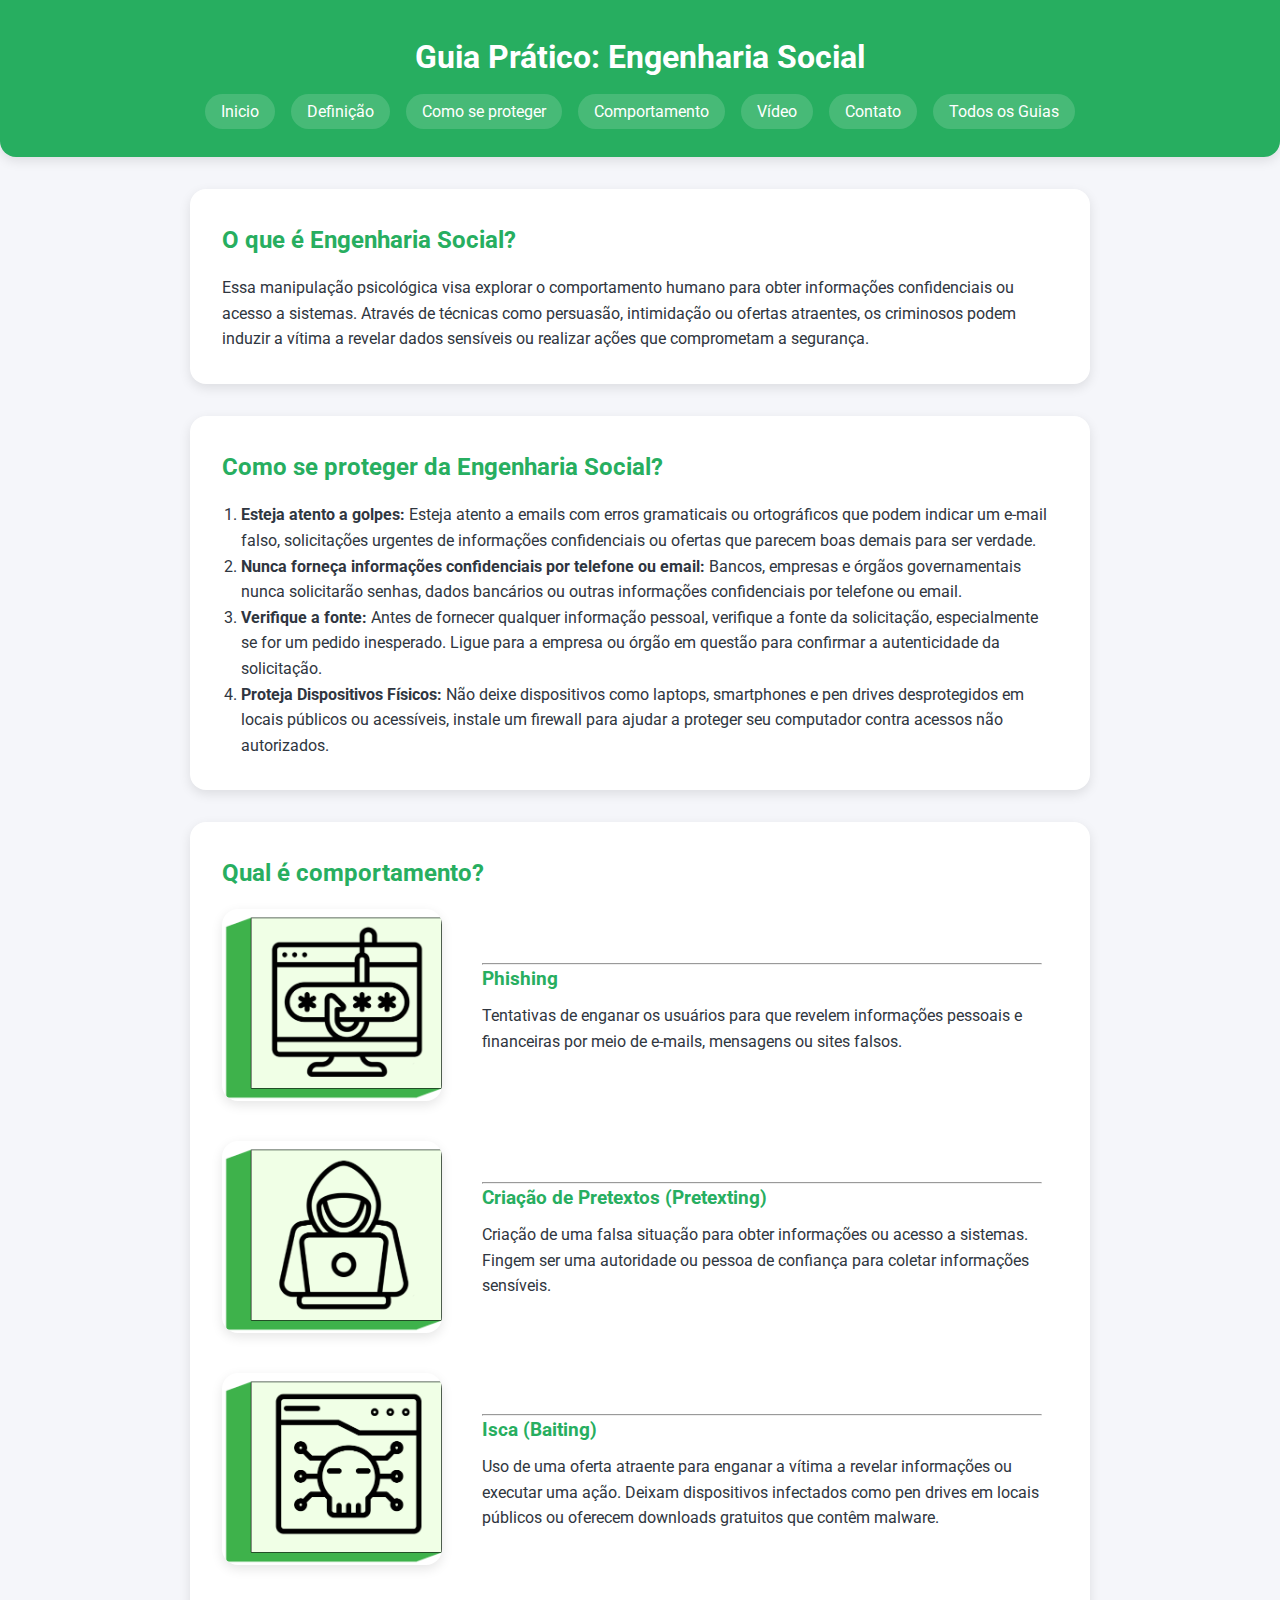
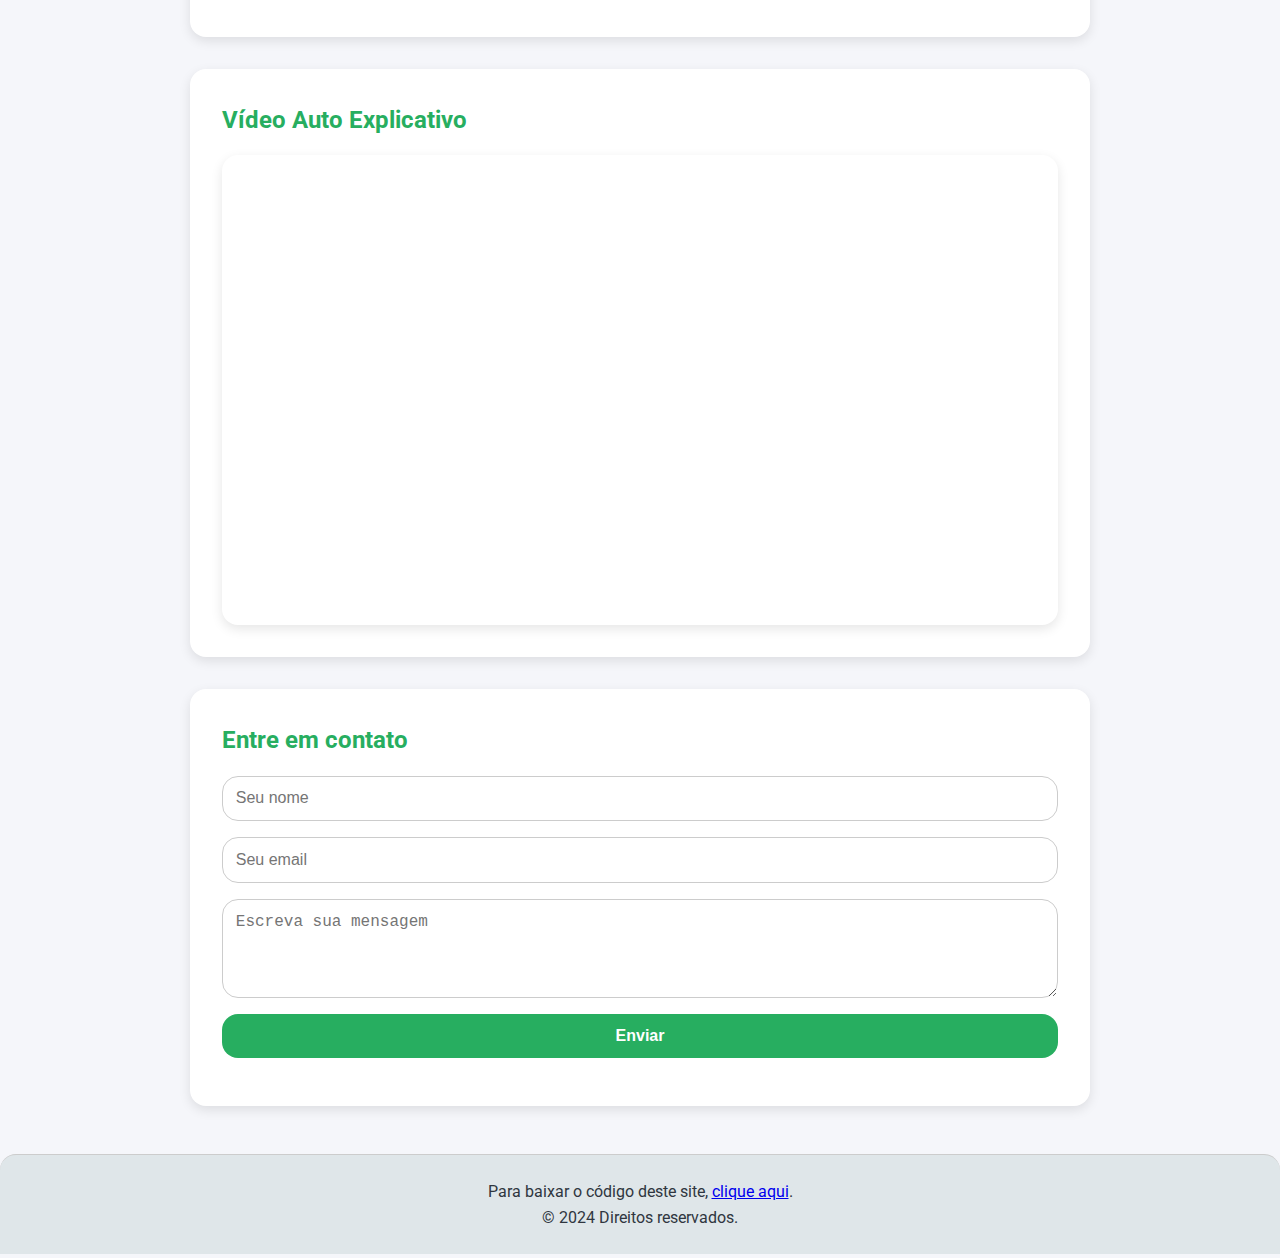
<file: engenharia-social.html>
<!DOCTYPE html>
<html lang="pt-BR">
<head>
    <meta charset="UTF-8">
    <meta name="viewport" content="width=device-width, initial-scale=1.0">
    <title>Guia: Engenharia Social</title>
    <meta name="description" content="Site sobre Cibersegurança, o que é, sua importância e conteúdos relacionados.">
    <meta name="keywords" content="segurança online, tecnologia">
    <meta name="author" content="Jhony">
    <link rel="stylesheet" href="guias.css">
    <link rel="icon" href="img/icon.png">
    <link rel="preconnect" href="https://fonts.googleapis.com">
    <link rel="preconnect" href="https://fonts.gstatic.com" crossorigin>
    <link href="https://fonts.googleapis.com/css2?family=Roboto:wght@400;700&display=swap" rel="stylesheet">
</head>
<body>
    <header>
        <h1>Guia Prático: Engenharia Social</h1>
        <nav>
            <ul class="menu">
                <li><a href="index.html">Inicio</a></li>
                <li><a href="#definicao">Definição</a></li>
                <li><a href="#protecao">Como se proteger</a></li>
                <li><a href="#comportamento">Comportamento</a></li>
                <li><a href="#video">Vídeo</a></li>
                <li><a href="#formulario">Contato</a></li>
                <li><a href="cursos.html">Todos os Guias</a></li>
            </ul>
        </nav>
    </header>

    <main>
        <section class="content" id="definicao">
            <h2>O que é Engenharia Social? </h2>
            <p>
                Essa manipulação psicológica visa explorar o comportamento humano para obter informações confidenciais ou acesso a sistemas. Através de técnicas como persuasão, intimidação ou ofertas atraentes, os criminosos podem
                induzir a vítima a revelar dados sensíveis ou realizar ações que comprometam a segurança.
            </p>
        </section>

        <section class="content" id="protecao">
            <h2>Como se proteger da Engenharia Social? </h2>
                <ol>
                    <li><strong>Esteja atento a golpes:</strong> Esteja atento a emails com erros gramaticais ou ortográficos que podem indicar um e-mail falso, solicitações urgentes de informações confidenciais ou ofertas que parecem boas demais para ser verdade.</li>

                   <li><strong>Nunca forneça informações confidenciais por telefone ou email:</strong> Bancos, empresas e órgãos governamentais nunca solicitarão senhas, dados bancários ou outras
                    informações confidenciais por telefone ou email.</li>

                    <li><strong>Verifique a fonte:</strong> Antes de fornecer qualquer informação pessoal, verifique a fonte da solicitação, especialmente se for um pedido inesperado. Ligue para a empresa ou órgão em questão para confirmar a autenticidade da solicitação. </li>

                    <li><strong>Proteja Dispositivos Físicos:</strong> Não deixe dispositivos como laptops, smartphones e pen drives desprotegidos em locais públicos ou acessíveis, instale um firewall para ajudar a proteger seu computador contra acessos
                        não autorizados.</li>

                </ol>
        </section>

       
        <section class="content" id="comportamento">
            <h2>Qual é comportamento?</h2>
            <div class="galeria-container">
                <div class="galeria-imagem">
                    <img src="img/card-phi.png" alt="icone Phishing">
                </div>
                <div class="galeria-texto">
                    <hr>
                    <h3>Phishing</h3>
                    <p> Tentativas de enganar os usuários para que revelem informações pessoais e financeiras por meio de e-mails, mensagens ou sites falsos.</p>
                </div>
            </div>

            <div class="galeria-container">
                <div class="galeria-imagem">
                    <img src="img/card-hacker-in.png" alt="Icone de um Hacker">
                </div>
                <div class="galeria-texto">
                    <hr>
                    <h3>Criação de Pretextos (Pretexting)</h3>
                    <p> Criação de uma falsa situação para obter informações ou acesso a sistemas. Fingem ser uma autoridade ou pessoa de confiança para coletar informações sensíveis.</p>
                </div>
            </div>

            <div class="galeria-container">
                <div class="galeria-imagem">
                    <img src="img/card-bait.png" alt="Icone capturar dados">
                </div>
                <div class="galeria-texto">
                    <hr>
                    <h3>Isca (Baiting)</h3>
                    <p> Uso de uma oferta atraente para enganar a vítima a revelar informações ou executar uma ação. Deixam dispositivos infectados como pen drives em locais públicos ou oferecem downloads gratuitos que contêm malware.</p>
                </div>
            </div>

        </section>


        <section class="content" id="video">  
            <h2>Vídeo Auto Explicativo</h2>  
            <div class="video-responsive">  
                <iframe width="560" height="315" src="https://www.youtube.com/embed/SjI5EKMRbxo?si=nercEanQWzez9e9e" frameborder="0" allow="accelerometer; autoplay; clipboard-write; encrypted-media; gyroscope; picture-in-picture" allowfullscreen loading="lazy"></iframe>  
            </div>  
        </section>

        
        <section class="content" id="formulario">
            <h2>Entre em contato</h2>
            <form>
              <input type="text" id="nome" name="nome" placeholder="Seu nome" required />
              <input type="email" id="email" name="email" placeholder="Seu email" required />
              <textarea id="mensagem" name="mensagem" placeholder="Escreva sua mensagem" rows="4" required></textarea>
              <button type="submit">Enviar</button>
              <div class="form-messages"></div>
            </form>
          </section>
        </main>

    <footer>
        <p>Para baixar o código deste site, <a href="https://github.com/CiberGuia/site-ciberguia">clique aqui</a>.</p>
        <p>© 2024 Direitos reservados.</p>
    </footer>
    <script src="script.js"></script>
</body>
</html>
</file>
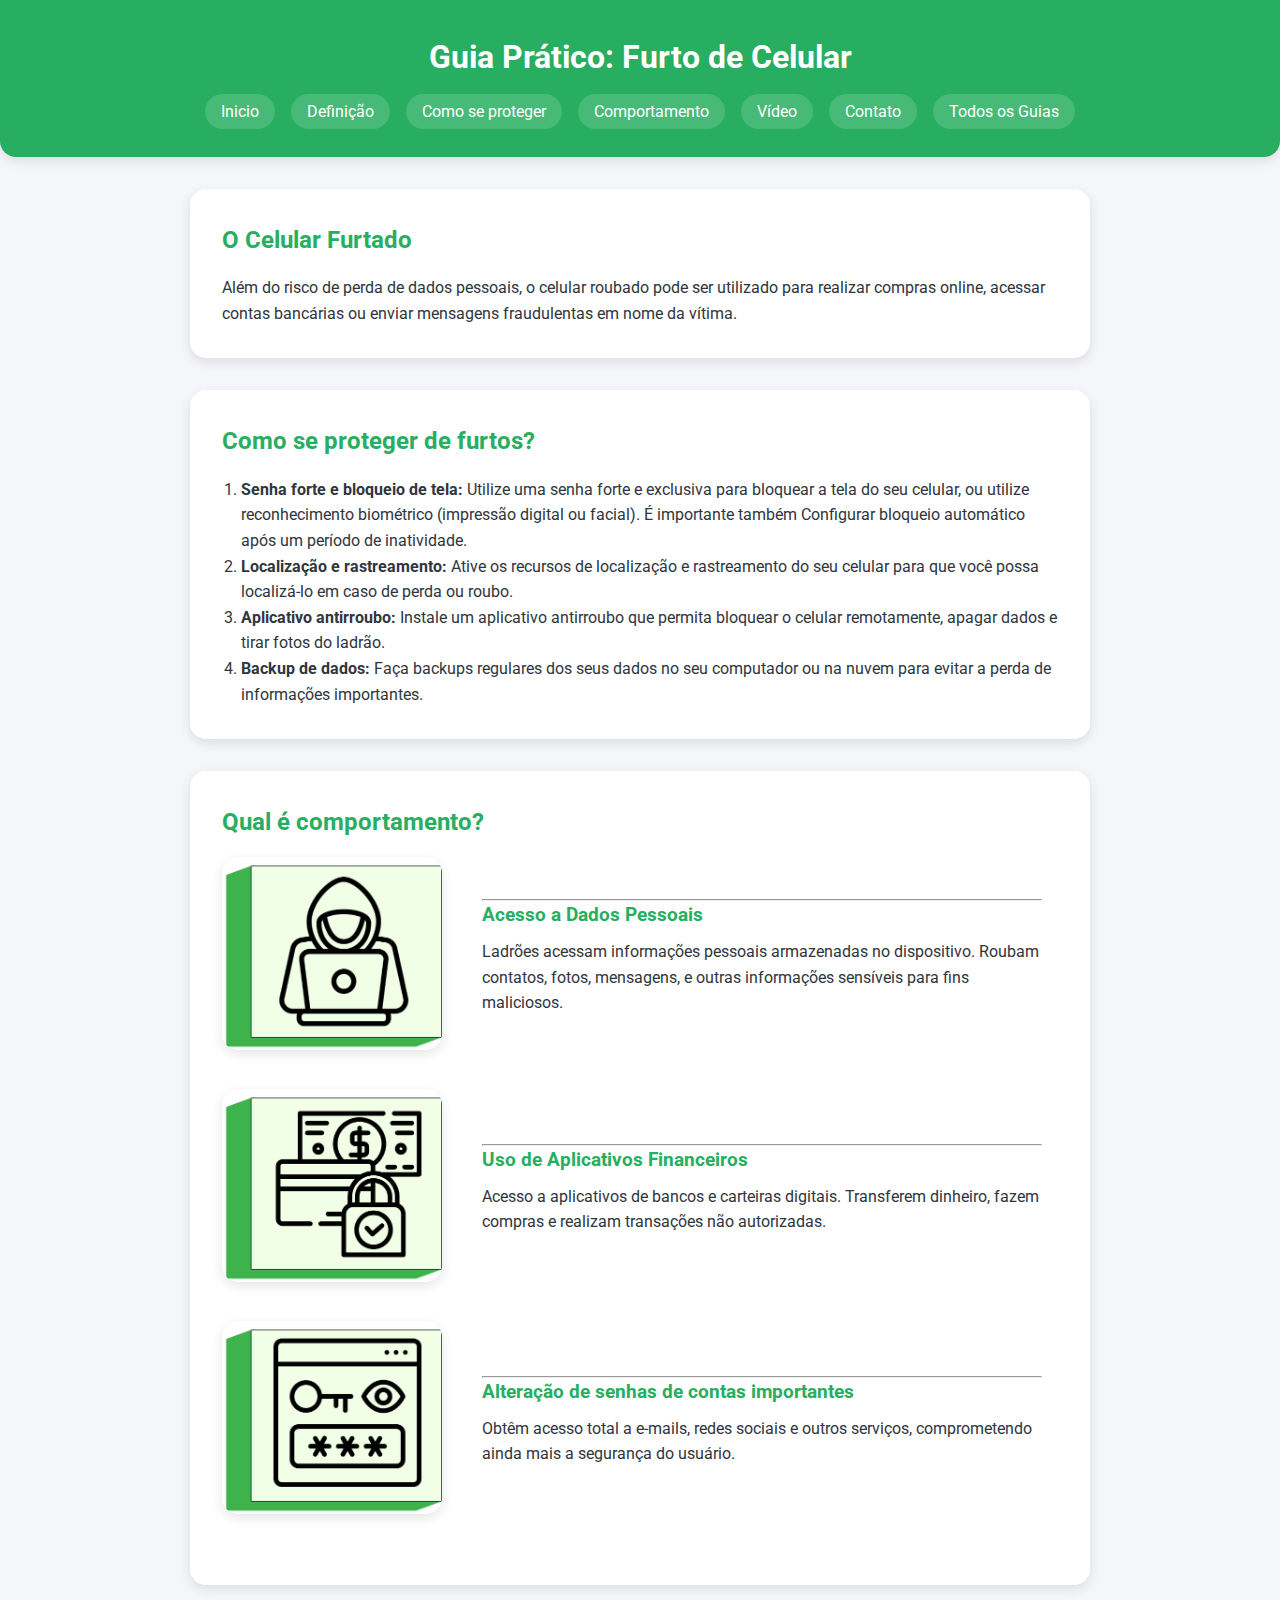
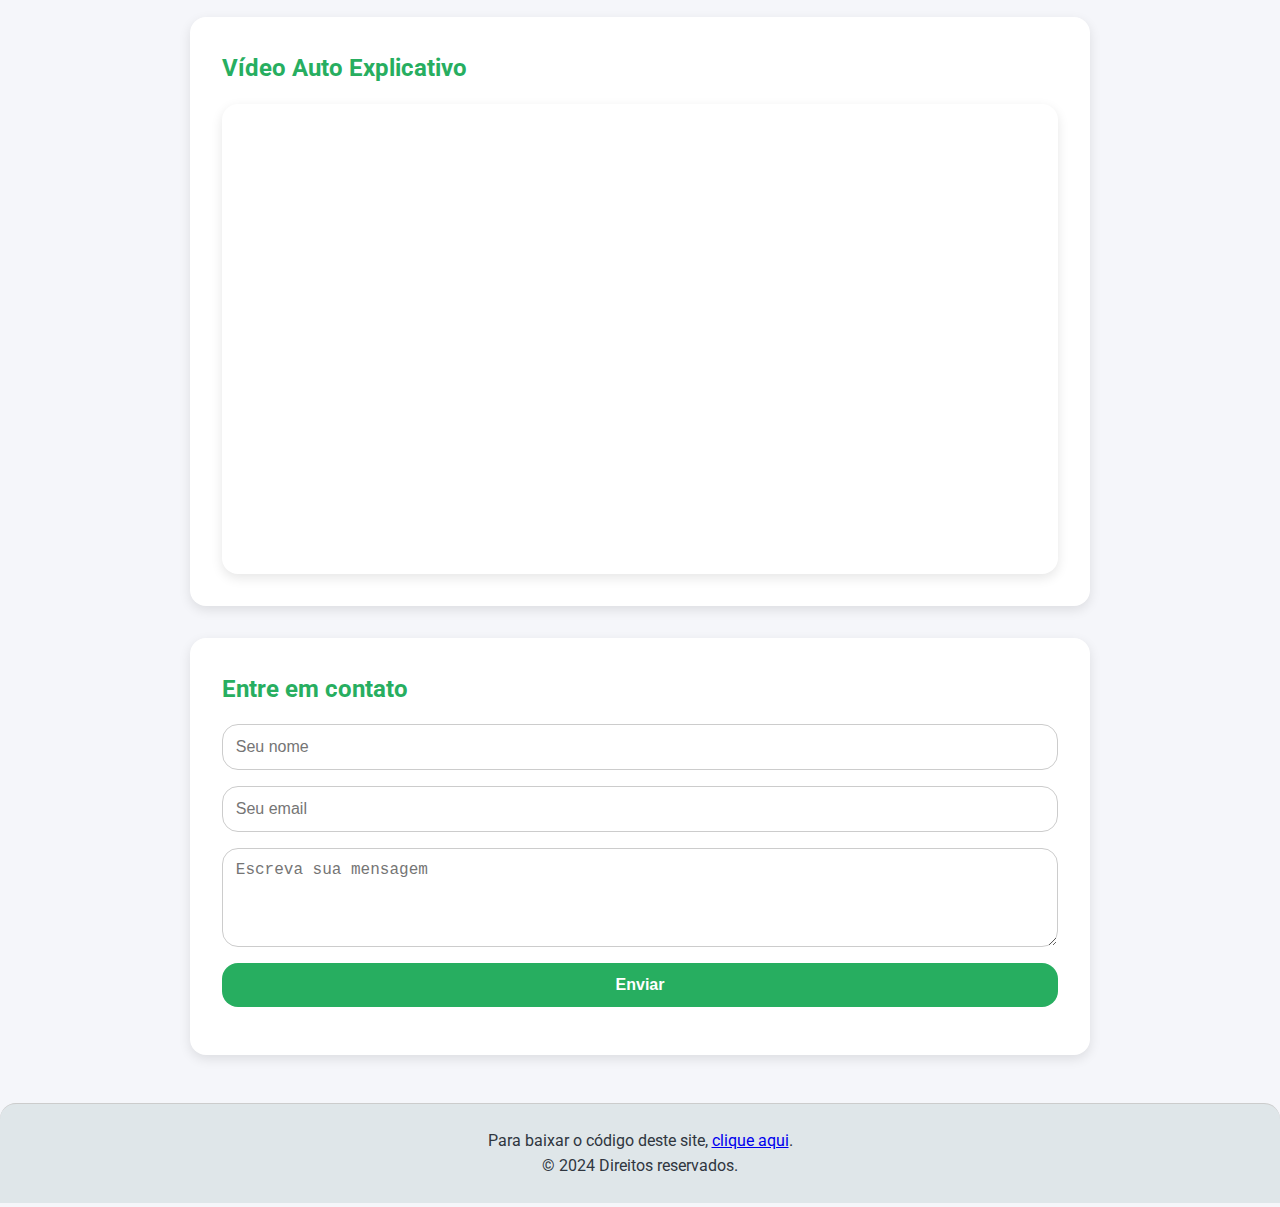
<file: furto-celular.html>
<!DOCTYPE html>
<html lang="pt-BR">
<head>
    <meta charset="UTF-8">
    <meta name="viewport" content="width=device-width, initial-scale=1.0">
    <title>Guia: Furto de Celular</title>
    <meta name="description" content="Site sobre Cibersegurança, o que é, sua importância e conteúdos relacionados.">
    <meta name="keywords" content="segurança online, tecnologia">
    <meta name="author" content="Jhony">
    <link rel="stylesheet" href="guias.css">
    <link rel="icon" href="img/icon.png">
    <link rel="preconnect" href="https://fonts.googleapis.com">
    <link rel="preconnect" href="https://fonts.gstatic.com" crossorigin>
    <link href="https://fonts.googleapis.com/css2?family=Roboto:wght@400;700&display=swap" rel="stylesheet">
</head>
<body>
    <header>
        <h1>Guia Prático: Furto de Celular</h1>
        <nav>
            <ul class="menu">
                <li><a href="index.html">Inicio</a></li>
                <li><a href="#definicao">Definição</a></li>
                <li><a href="#protecao">Como se proteger</a></li>
                <li><a href="#comportamento">Comportamento</a></li>
                <li><a href="#video">Vídeo</a></li>
                <li><a href="#formulario">Contato</a></li>
                <li><a href="cursos.html">Todos os Guias</a></li>
            </ul>
        </nav>
    </header>

    <main>
        <section class="content" id="definicao">
            <h2>O Celular Furtado</h2>
            <p>
                Além do risco de perda de dados pessoais, o celular roubado pode ser utilizado para realizar compras online, acessar contas bancárias ou enviar mensagens fraudulentas em nome da vítima.
            </p>
        </section>

        <section class="content" id="protecao">
            <h2>Como se proteger de furtos?</h2>
                <ol>
                    <li><strong>Senha forte e bloqueio de tela:</strong> Utilize uma senha forte e exclusiva para bloquear a tela
                        do seu celular, ou utilize reconhecimento biométrico (impressão digital ou facial). É importante também Configurar bloqueio automático após um período de inatividade.</li>

                   <li><strong>Localização e rastreamento:</strong> Ative os recursos de localização e rastreamento do seu
                    celular para que você possa localizá-lo em caso de perda ou roubo. </li>

                    <li><strong>Aplicativo antirroubo:</strong> Instale um aplicativo antirroubo que permita bloquear o celular
                        remotamente, apagar dados e tirar fotos do ladrão. </li>

                    <li><strong>Backup de dados:</strong> Faça backups regulares dos seus dados no seu computador ou na
                        nuvem para evitar a perda de informações importantes.</li>

                </ol>
        </section>

       
        <section class="content" id="comportamento">
            <h2>Qual é comportamento?</h2>
            <div class="galeria-container">
                <div class="galeria-imagem">
                    <img src="img/card-hacker-in.png" alt="Hacker">
                </div>
                <div class="galeria-texto">
                    <hr>
                    <h3>Acesso a Dados Pessoais</h3>
                    <p>
                        Ladrões acessam informações pessoais armazenadas no dispositivo.
                        Roubam contatos, fotos, mensagens, e outras informações sensíveis para fins maliciosos.</p>
                </div>
            </div>

            <div class="galeria-container">
                <div class="galeria-imagem">
                    <img src="img/card-bank.png" alt="Icone dinheiro">
                </div>
                <div class="galeria-texto">
                    <hr>
                    <h3>Uso de Aplicativos Financeiros</h3>
                    <p> Acesso a aplicativos de bancos e carteiras digitais. Transferem dinheiro, fazem compras e realizam transações não autorizadas.</p>
                </div>
            </div>

            <div class="galeria-container">
                <div class="galeria-imagem">
                    <img src="img/card-change.png" alt="Alterar senha">
                </div>
                <div class="galeria-texto">
                    <hr>
                    <h3> Alteração de senhas de contas importantes</h3>
                    <p>Obtêm acesso total a e-mails, redes sociais e outros serviços, comprometendo ainda mais a segurança do usuário.</p>
                </div>
            </div>

        </section>


        <section class="content" id="video">  
            <h2>Vídeo Auto Explicativo</h2>  
            <div class="video-responsive">  
                <iframe width="560" height="315" src="https://www.youtube.com/embed/zXg7HyIzjOk?si=GDRGfdTNJFvleJ1i" frameborder="0" allow="accelerometer; autoplay; clipboard-write; encrypted-media; gyroscope; picture-in-picture" allowfullscreen loading="lazy"></iframe>  
            </div>  
        </section>

        
        <section class="content" id="formulario">
            <h2>Entre em contato</h2>
            <form>
              <input type="text" id="nome" name="nome" placeholder="Seu nome" required />
              <input type="email" id="email" name="email" placeholder="Seu email" required />
              <textarea id="mensagem" name="mensagem" placeholder="Escreva sua mensagem" rows="4" required></textarea>
              <button type="submit">Enviar</button>
              <div class="form-messages"></div>
            </form>
          </section>
        </main>

    <footer>
        <p>Para baixar o código deste site, <a href="https://github.com/jhony/sustentabilidade">clique aqui</a>.</p>
        <p>© 2024 Direitos reservados.</p>
    </footer>
    <script src="script.js"></script>
</body>
</html>
</file>
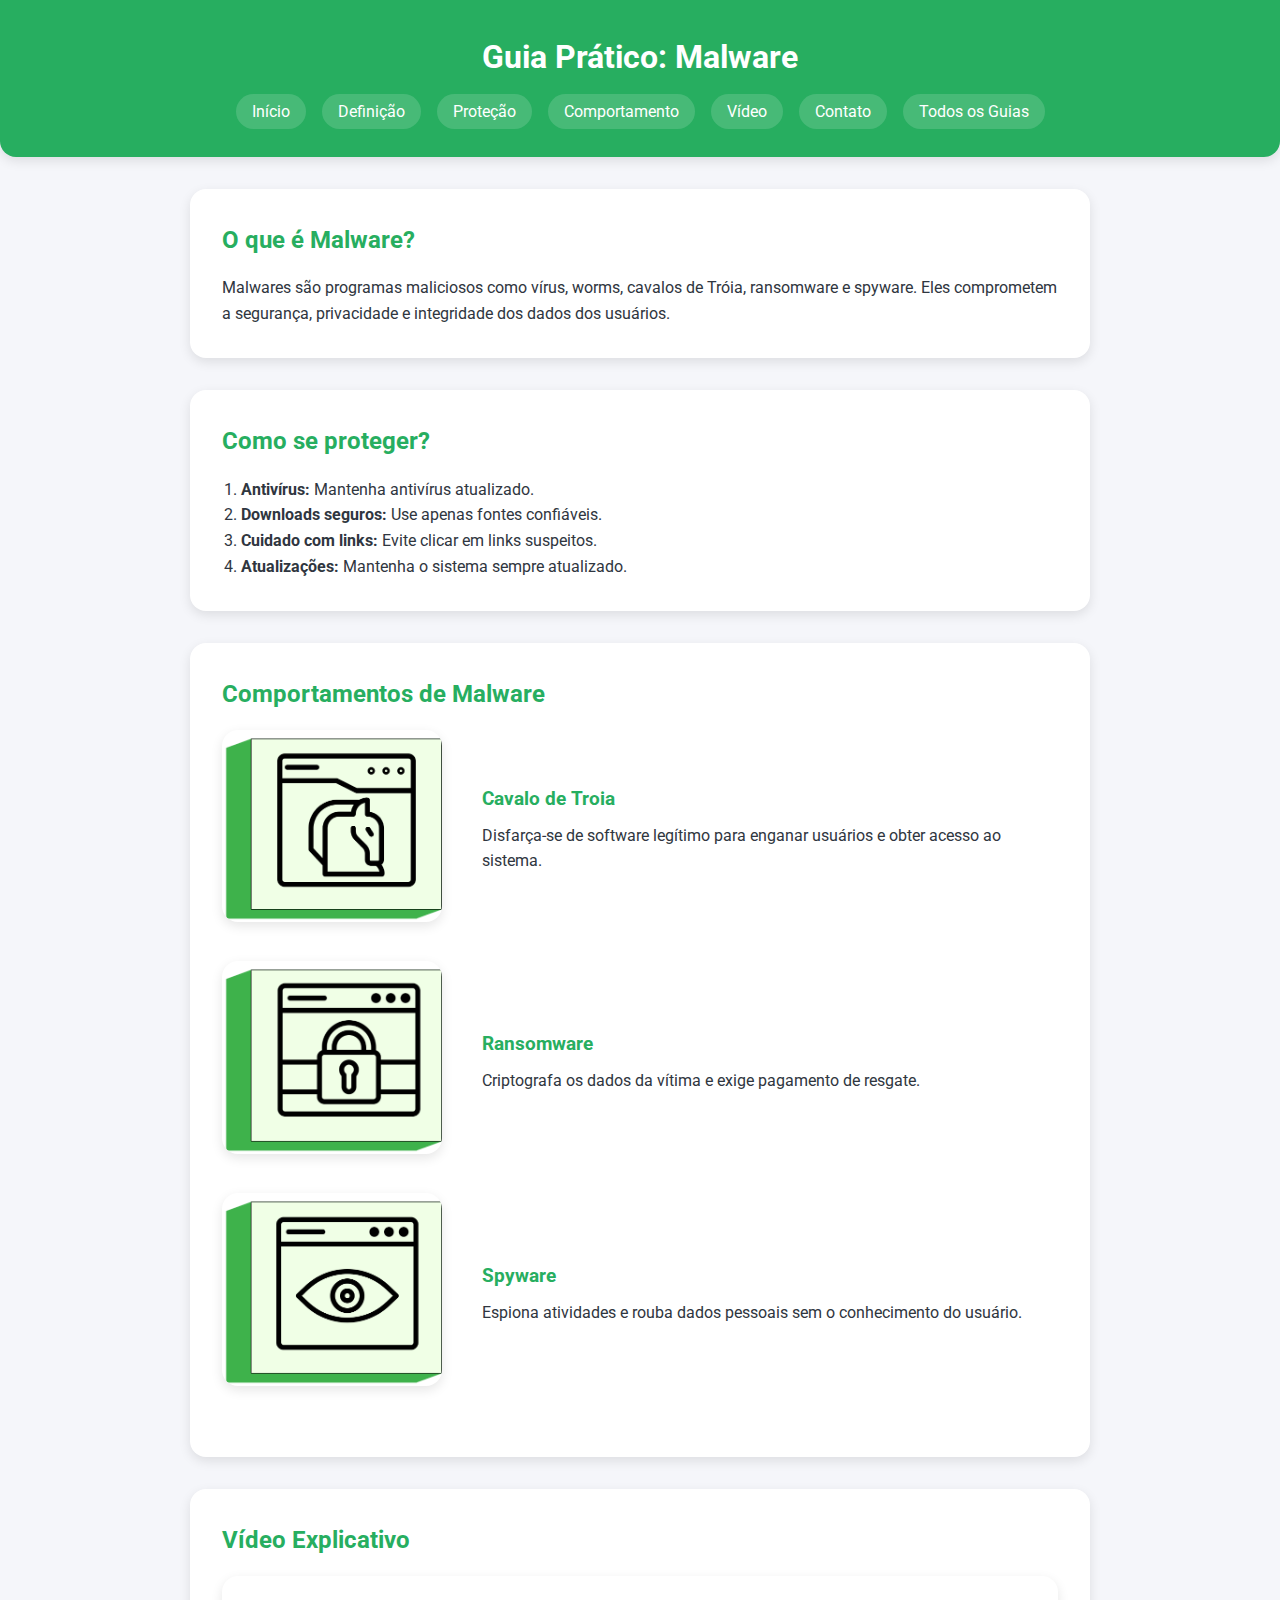
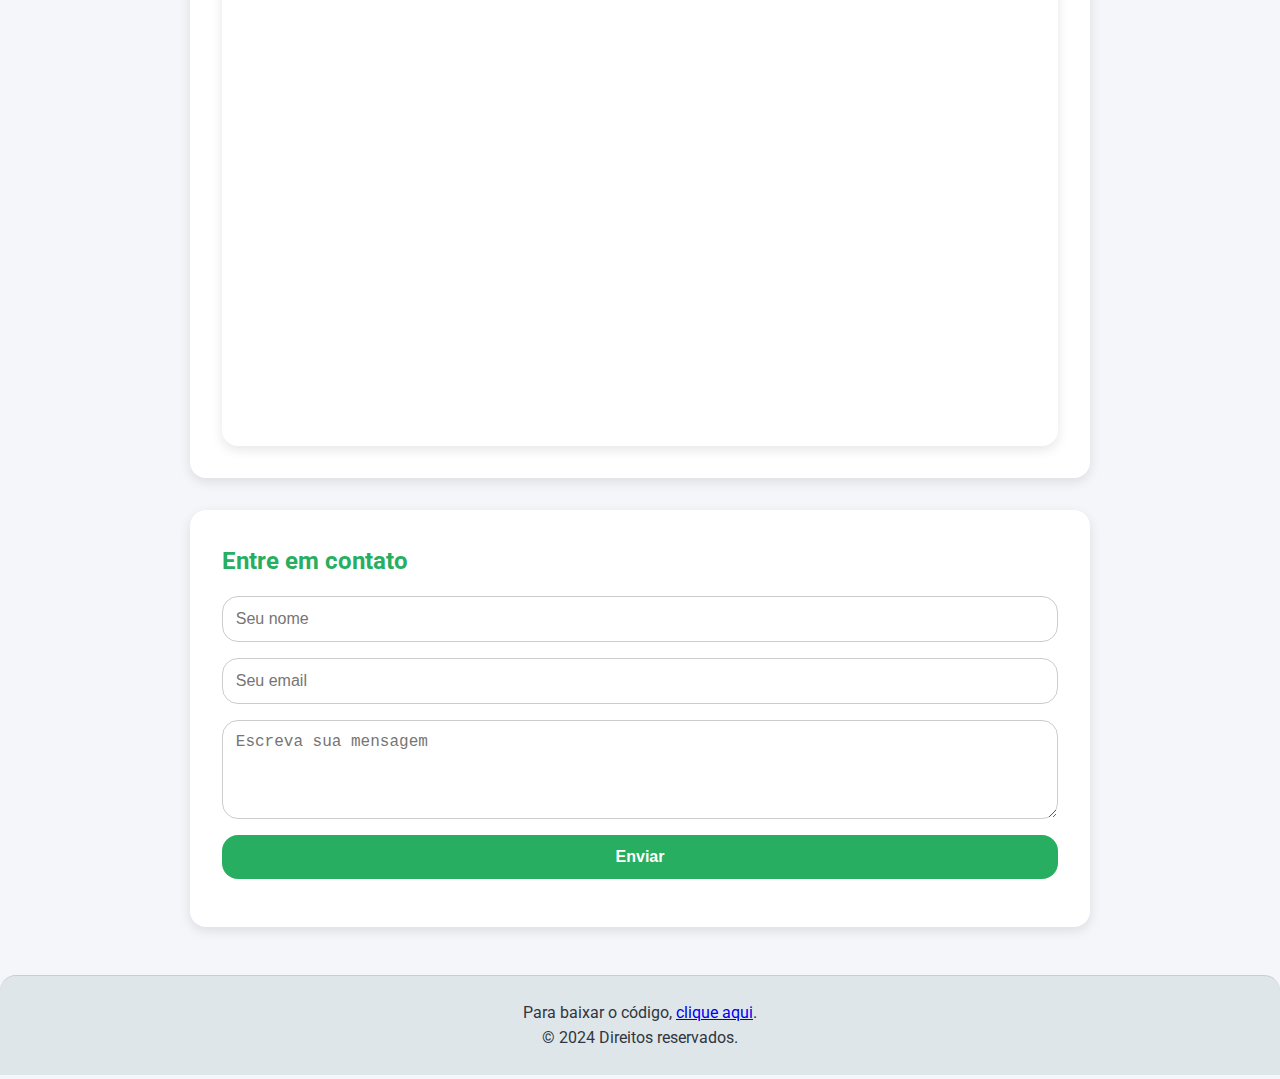
<file: Malware.html>
<!DOCTYPE html>
<html lang="pt-BR">
<head>
  <meta charset="UTF-8" />
  <meta name="viewport" content="width=device-width, initial-scale=1.0" />
  <title>Guia: Malware</title>
  <meta name="description" content="Site sobre Cibersegurança e Malware." />
  <meta name="keywords" content="segurança, malware, cibersegurança" />
  <meta name="author" content="Jhony" />
  <link href="https://fonts.googleapis.com/css2?family=Roboto:wght@400;700&display=swap" rel="stylesheet" />
  <link rel="stylesheet" href="guias.css" />
</head>
<body>

  <header>
    <h1>Guia Prático: Malware</h1>
    <nav>
      <ul class="menu">
        <li><a href="index.html">Início</a></li>
        <li><a href="#definicao">Definição</a></li>
        <li><a href="#protecao">Proteção</a></li>
        <li><a href="#comportamento">Comportamento</a></li>
        <li><a href="#video">Vídeo</a></li>
        <li><a href="#formulario">Contato</a></li>
        <li><a href="cursos.html">Todos os Guias</a></li>
      </ul>
    </nav>
  </header>

  <main>
    <section class="content" id="definicao">
      <h2>O que é Malware?</h2>
      <p>Malwares são programas maliciosos como vírus, worms, cavalos de Tróia, ransomware e spyware. Eles comprometem a segurança, privacidade e integridade dos dados dos usuários.</p>
    </section>

    <section class="content" id="protecao">
      <h2>Como se proteger?</h2>
      <ol>
        <li><strong>Antivírus:</strong> Mantenha antivírus atualizado.</li>
        <li><strong>Downloads seguros:</strong> Use apenas fontes confiáveis.</li>
        <li><strong>Cuidado com links:</strong> Evite clicar em links suspeitos.</li>
        <li><strong>Atualizações:</strong> Mantenha o sistema sempre atualizado.</li>
      </ol>
    </section>

    <section class="content" id="comportamento">
      <h2>Comportamentos de Malware</h2>
      
      <div class="galeria-container">
        <div class="galeria-imagem">
          <img src="img/card-trojan.png" alt="Cavalo de Troia" />
        </div>
        <div class="galeria-texto">
          <h3>Cavalo de Troia</h3>
          <p>Disfarça-se de software legítimo para enganar usuários e obter acesso ao sistema.</p>
        </div>
      </div>

      <div class="galeria-container">
        <div class="galeria-imagem">
          <img src="img/card-ransom.png" alt="Ransomware" />
        </div>
        <div class="galeria-texto">
          <h3>Ransomware</h3>
          <p>Criptografa os dados da vítima e exige pagamento de resgate.</p>
        </div>
      </div>

      <div class="galeria-container">
        <div class="galeria-imagem">
          <img src="img/card-spy.png" alt="Spyware" />
        </div>
        <div class="galeria-texto">
          <h3>Spyware</h3>
          <p>Espiona atividades e rouba dados pessoais sem o conhecimento do usuário.</p>
        </div>
      </div>
    </section>

    <section class="content" id="video">
      <h2>Vídeo Explicativo</h2>
      <div class="video-responsive">
        <iframe src="https://www.youtube.com/embed/eRFUgts7wOw?si=hANQu0e2w-pcbFFy" allowfullscreen loading="lazy"></iframe>
      </div>
    </section>

    <section class="content" id="formulario">
      <h2>Entre em contato</h2>
      <form>
        <input type="text" id="nome" name="nome" placeholder="Seu nome" required />
        <input type="email" id="email" name="email" placeholder="Seu email" required />
        <textarea id="mensagem" name="mensagem" placeholder="Escreva sua mensagem" rows="4" required></textarea>
        <button type="submit">Enviar</button>
        <div class="form-messages"></div>
      </form>
    </section>
  </main>

  <footer>
    <p>Para baixar o código, <a href="https://github.com/jhony/sustentabilidade">clique aqui</a>.</p>
    <p>© 2024 Direitos reservados.</p>
  </footer>

</body>
</html>
</file>
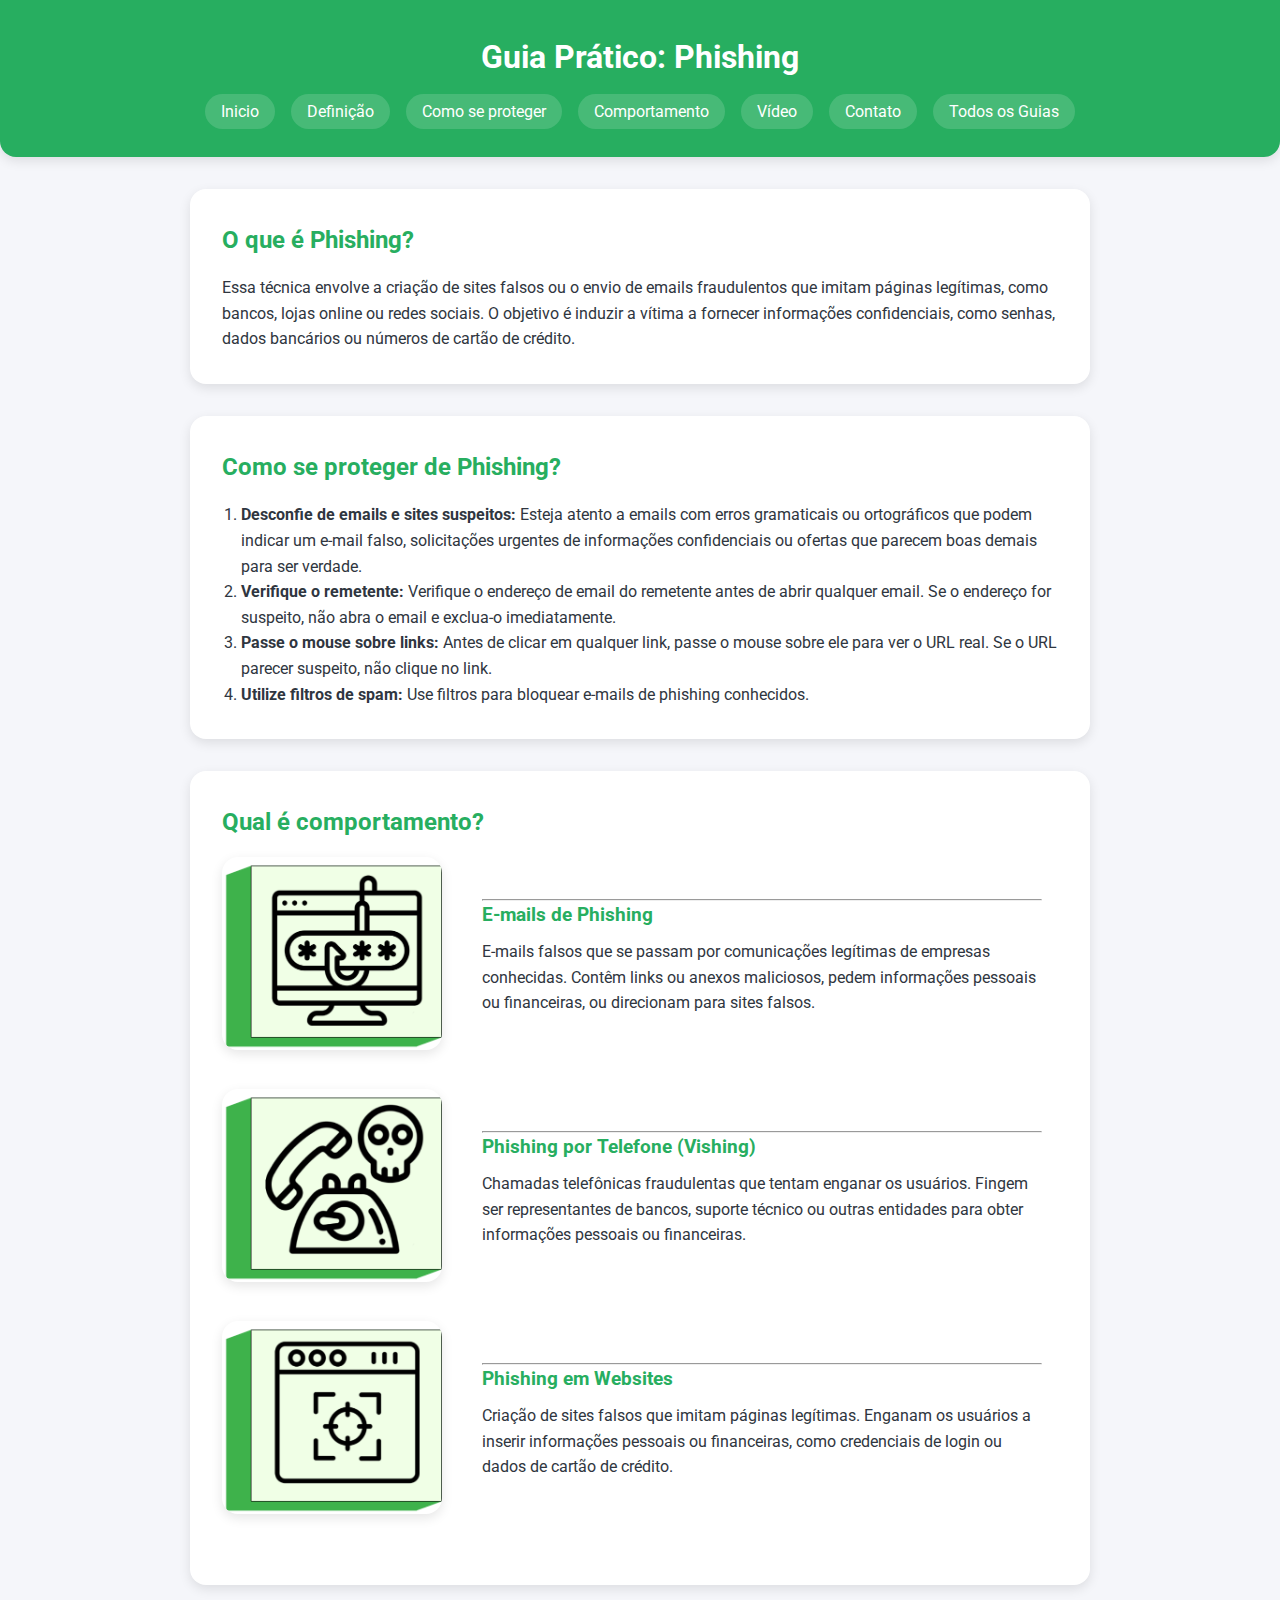
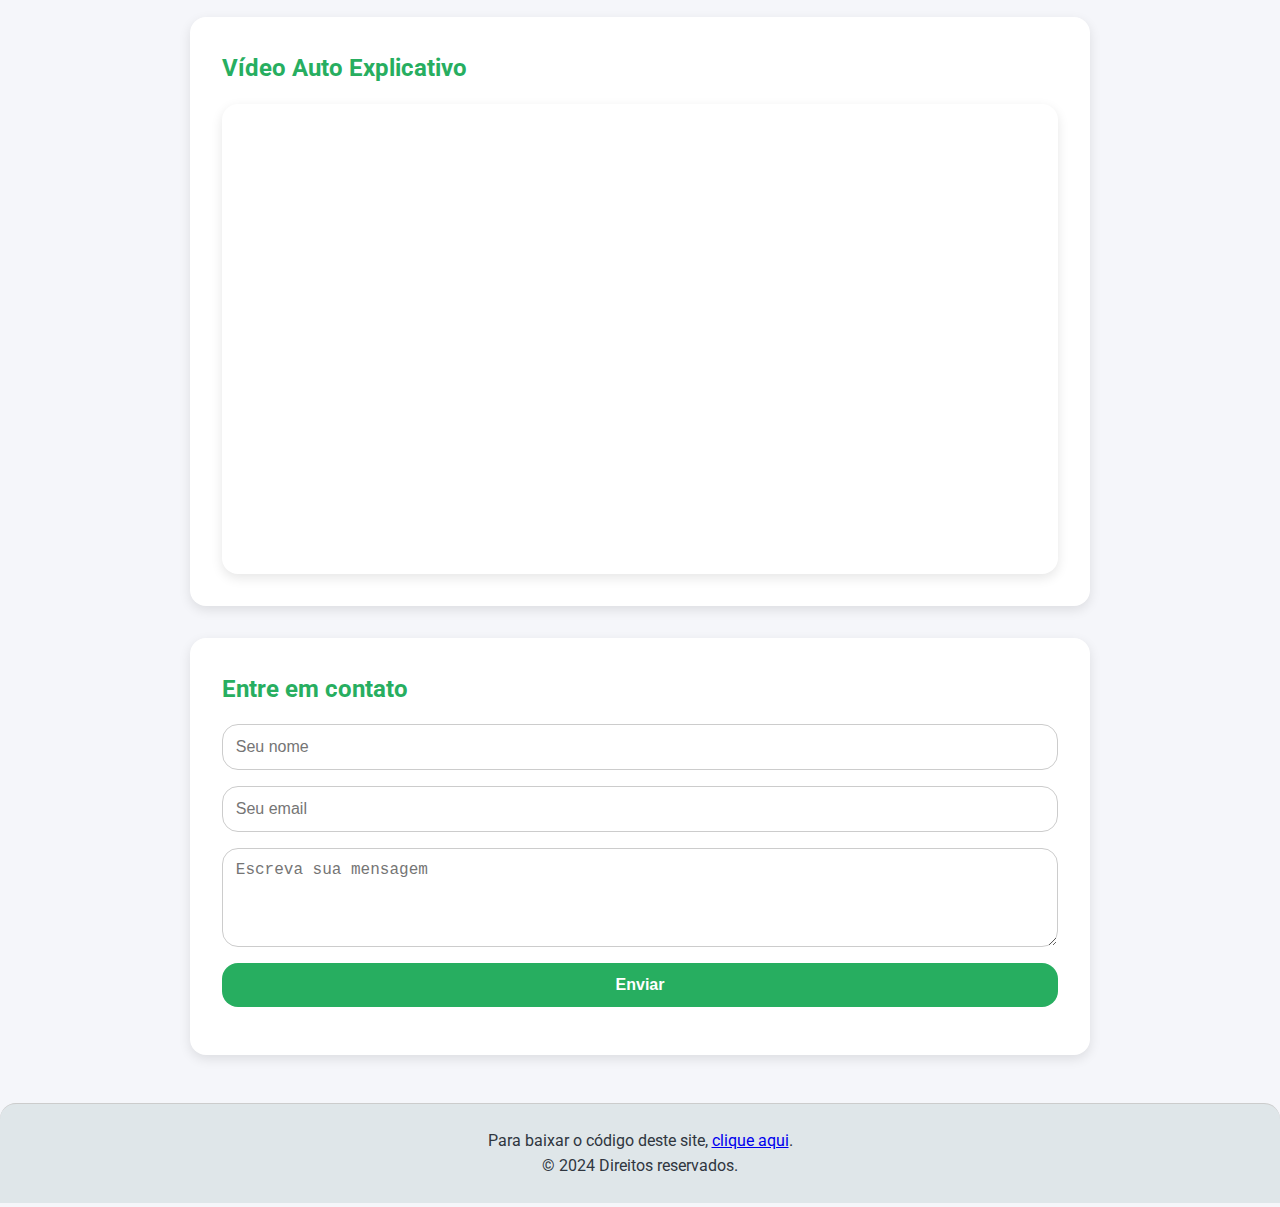
<file: phishing.html>
<!DOCTYPE html>
<html lang="pt-BR">
<head>
    <meta charset="UTF-8">
    <meta name="viewport" content="width=device-width, initial-scale=1.0">
    <title>Guia: Phishing</title>
    <meta name="description" content="Site sobre Cibersegurança, o que é, sua importância e conteúdos relacionados.">
    <meta name="keywords" content="segurança online, tecnologia">
    <meta name="author" content="Jhony">
    <link rel="stylesheet" href="guias.css">
    <link rel="icon" href="img/icon.png">
    <link rel="preconnect" href="https://fonts.googleapis.com">
    <link rel="preconnect" href="https://fonts.gstatic.com" crossorigin>
    <link href="https://fonts.googleapis.com/css2?family=Roboto:wght@400;700&display=swap" rel="stylesheet">
</head>
<body>
    <header>
        <h1>Guia Prático: Phishing</h1>
        <nav>
            <ul class="menu">
                <li><a href="index.html">Inicio</a></li>
                <li><a href="#definicao">Definição</a></li>
                <li><a href="#protecao">Como se proteger</a></li>
                <li><a href="#comportamento">Comportamento</a></li>
                <li><a href="#video">Vídeo</a></li>
                <li><a href="#formulario">Contato</a></li>
                <li><a href="cursos.html">Todos os Guias</a></li>
              
            </ul>
        </nav>
    </header>

    <main>
        <section class="content" id="definicao">
            <h2>O que é Phishing?</h2>
            <p>
                Essa técnica envolve a criação de sites falsos ou o envio de emails fraudulentos que imitam páginas legítimas, como bancos, lojas online ou redes sociais. O objetivo é induzir a vítima a fornecer informações confidenciais, como senhas, dados bancários ou números de cartão de crédito.
            </p>
        </section>

        <section class="content" id="protecao">
            <h2>Como se proteger de Phishing? </h2>
                <ol>
                    <li><strong>Desconfie de emails e sites suspeitos:</strong> Esteja atento a emails com erros gramaticais ou ortográficos que podem indicar um e-mail falso, solicitações urgentes de informações confidenciais ou ofertas que parecem boas demais para ser verdade.</li>

                   <li><strong>Verifique o remetente:</strong> Verifique o endereço de email do remetente antes de abrir
                    qualquer email. Se o endereço for suspeito, não abra o email e exclua-o imediatamente. </li>

                    <li><strong>Passe o mouse sobre links:</strong> Antes de clicar em qualquer link, passe o mouse sobre ele para ver o URL real. Se o URL parecer suspeito, não clique no link. </li>

                    <li><strong>Utilize filtros de spam:</strong> Use filtros para bloquear e-mails de phishing conhecidos.</li>

                </ol>
        </section>

       
        <section class="content" id="comportamento">
            <h2>Qual é comportamento?</h2>
            <div class="galeria-container">
                <div class="galeria-imagem">
                    <img src="img/card-phi.png" alt="icone Phishing">
                </div>
                <div class="galeria-texto">
                    <hr>
                    <h3>E-mails de Phishing</h3>
                    <p>
                        E-mails falsos que se passam por comunicações legítimas de empresas conhecidas.
                        Contêm links ou anexos maliciosos, pedem informações pessoais ou financeiras, ou direcionam para sites falsos.</p>
                </div>
            </div>

            <div class="galeria-container">
                <div class="galeria-imagem">
                    <img src="img/card-phishing-phone.png" alt="Icone telefone">
                </div>
                <div class="galeria-texto">
                    <hr>
                    <h3>Phishing por Telefone (Vishing)</h3>
                    <p> Chamadas telefônicas fraudulentas que tentam enganar os usuários. Fingem ser representantes de bancos, suporte técnico ou outras entidades para obter informações pessoais ou financeiras.</p>
                </div>
            </div>

            <div class="galeria-container">
                <div class="galeria-imagem">
                    <img src="img/card-capturar.png" alt="Icone capturar dados">
                </div>
                <div class="galeria-texto">
                    <hr>
                    <h3>Phishing em Websites</h3>
                    <p>Criação de sites falsos que imitam páginas legítimas. Enganam os usuários a inserir informações pessoais ou financeiras, como credenciais de login ou dados de cartão de crédito.</p>
                </div>
            </div>

        </section>


        <section class="content" id="video">  
            <h2>Vídeo Auto Explicativo</h2>  
            <div class="video-responsive">  
                <iframe width="560" height="315" src="https://www.youtube.com/embed/GgORki4HWKE?si=LQtRNsJ5BhZ2UZwn" frameborder="0" allow="accelerometer; autoplay; clipboard-write; encrypted-media; gyroscope; picture-in-picture" allowfullscreen loading="lazy"></iframe>  
            </div>  
        </section>

        
        <section class="content" id="formulario">
            <h2>Entre em contato</h2>
            <form>
              <input type="text" id="nome" name="nome" placeholder="Seu nome" required />
              <input type="email" id="email" name="email" placeholder="Seu email" required />
              <textarea id="mensagem" name="mensagem" placeholder="Escreva sua mensagem" rows="4" required></textarea>
              <button type="submit">Enviar</button>
              <div class="form-messages"></div>
            </form>
          </section>
        </main>

    <footer>
        <p>Para baixar o código deste site, <a href="https://github.com/CiberGuia/site-ciberguia">clique aqui</a>.</p>
        <p>© 2024 Direitos reservados.</p>
    </footer>
    <script src="script.js"></script>
</body>
</html>
</file>
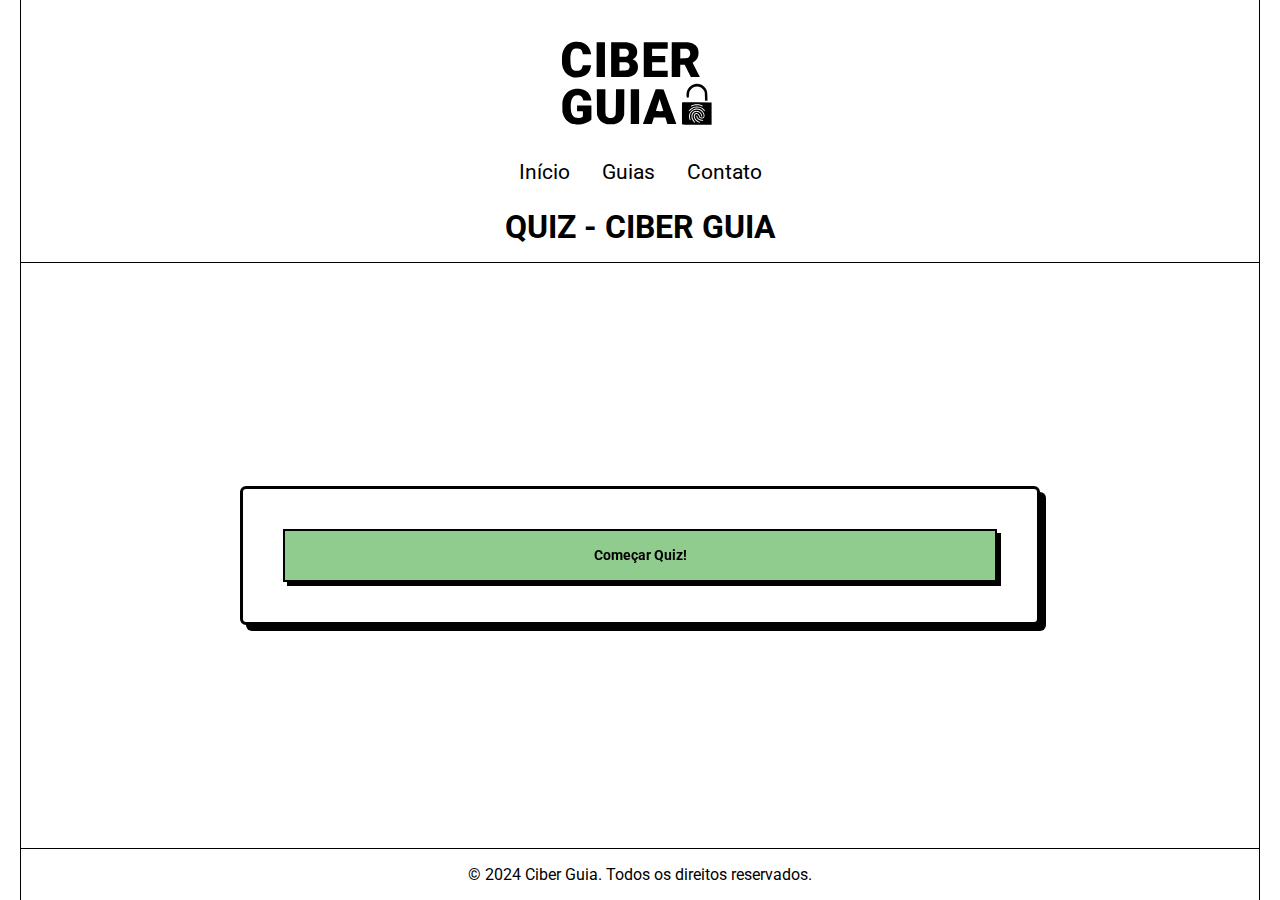
<file: quiz.html>
<!DOCTYPE html>
<html lang="pt-br">

<head>
    <meta charset="UTF-8">
    <meta name="viewport" content="width=device-width, initial-scale=1.0">
    <link rel="stylesheet" href="quiz.css">
    <link rel="icon" href="img/icon.png">
    <script src="quiz.js" async></script> <!--async: js só roda quando o html for carregado-->
    <title>QUIZ - CIBER GUIA</title>
</head>

<body>
    <header class="header">
        <img class="img-header" src="img/3x.svg" alt="Logo Ciber Guia">
        <nav>
            <a href="index.html">Início</a>
            <a href="cursos.html">Guias</a>
            <a href="contato.html">Contato</a>
        </nav>
        <h1>QUIZ - CIBER GUIA</h1>
    </header>

    <main class="main-content">
        <div class="container-quiz container">
            <div class="container-perguntas esconde-elemento">
                <div class="contador-pergunta">Pergunta 1 de 12</div> <!-- NOVO -->
                <div class="progresso-container">
                    <div class="progresso-barra" style="width: 0%;"></div>
                </div>
                <span class="perguntas">Pergunta</span>
                <div class="respostas-container">
                    <button class="resposta button-quiz">Resposta 1</button>
                    <button class="resposta button-quiz">Resposta 2</button>
                    <button class="resposta button-quiz">Resposta 3</button>
                    <button class="resposta button-quiz">Resposta 4</button>
                </div>
            </div>
            <div class="controla-container">
                <button class="start-quiz button-quiz">Começar Quiz!</button>
                <button class="prox-pergunta button-quiz esconde-elemento">Próxima Pergunta</button>
            </div>
        </div>
    </main>
    <footer class="footer">
        <p>&copy; 2024 Ciber Guia. Todos os direitos reservados.</p>
    </footer>
</body>

</html>
</file>
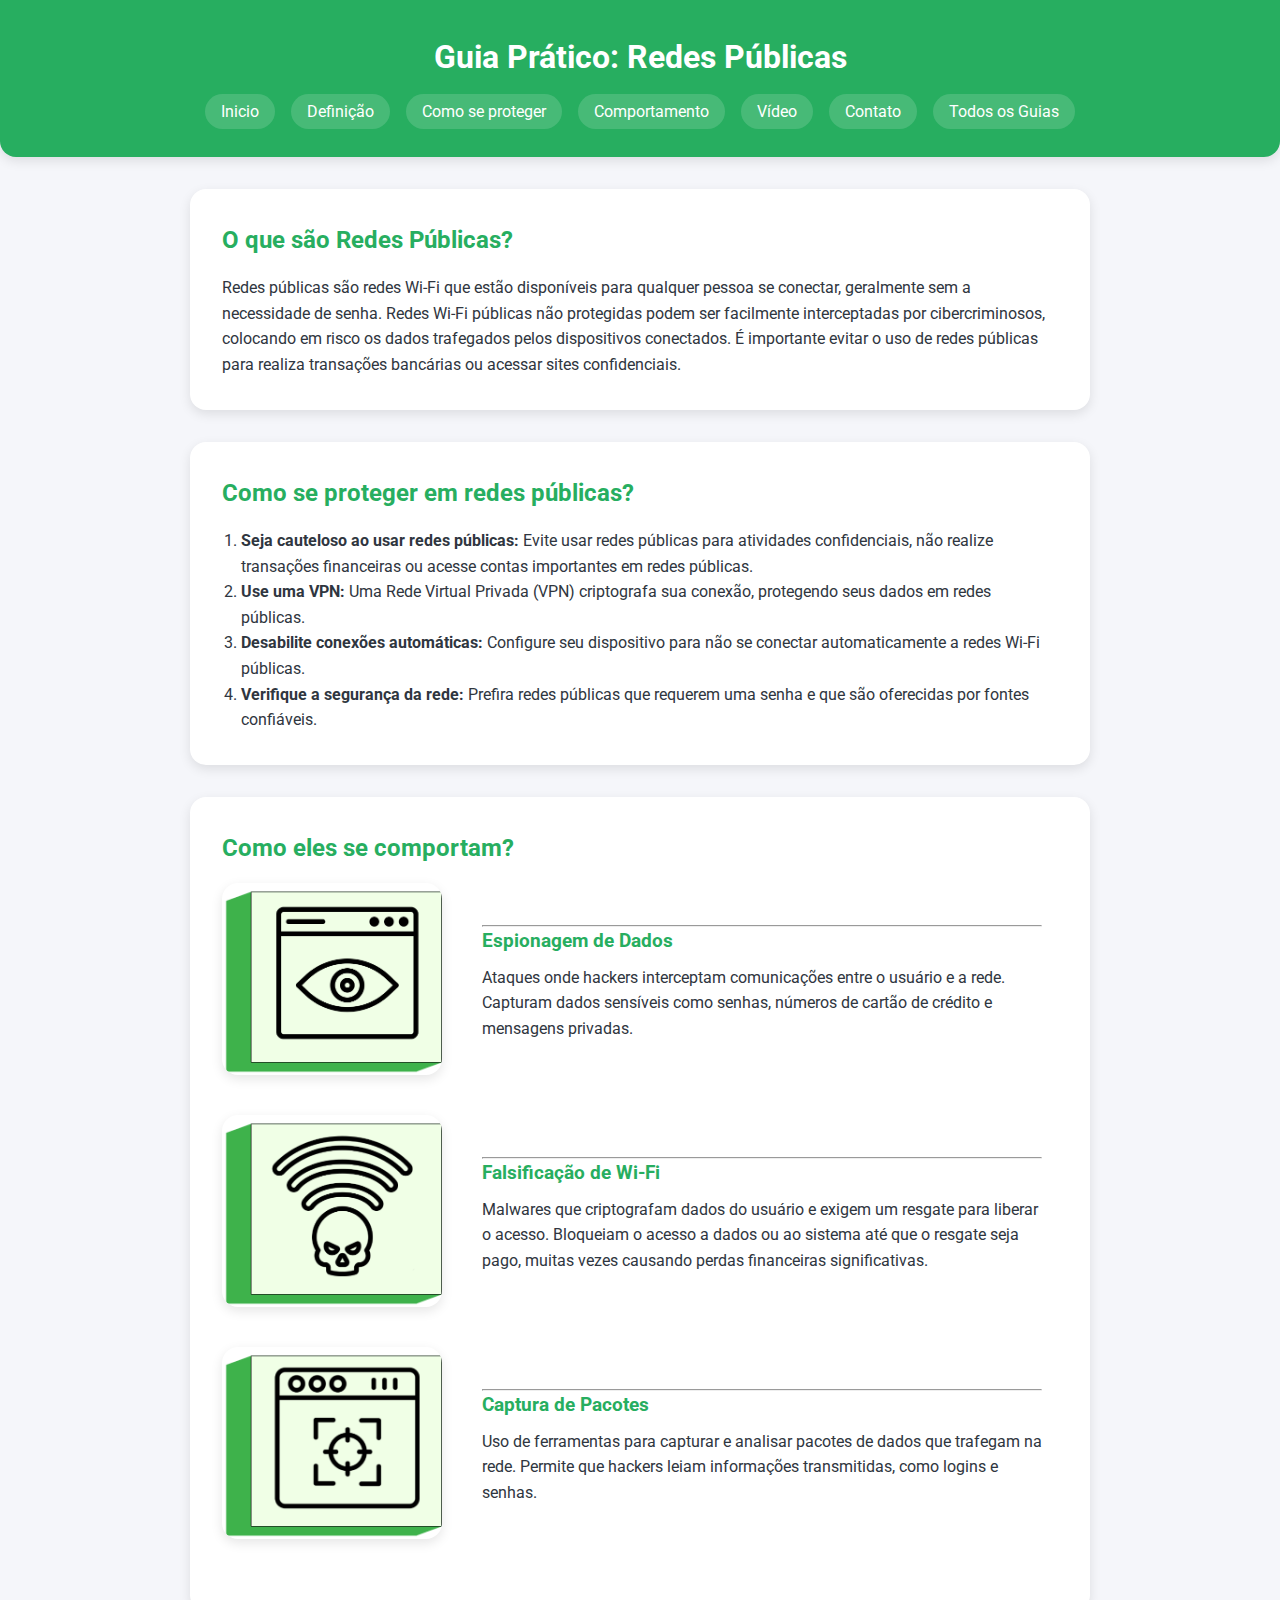
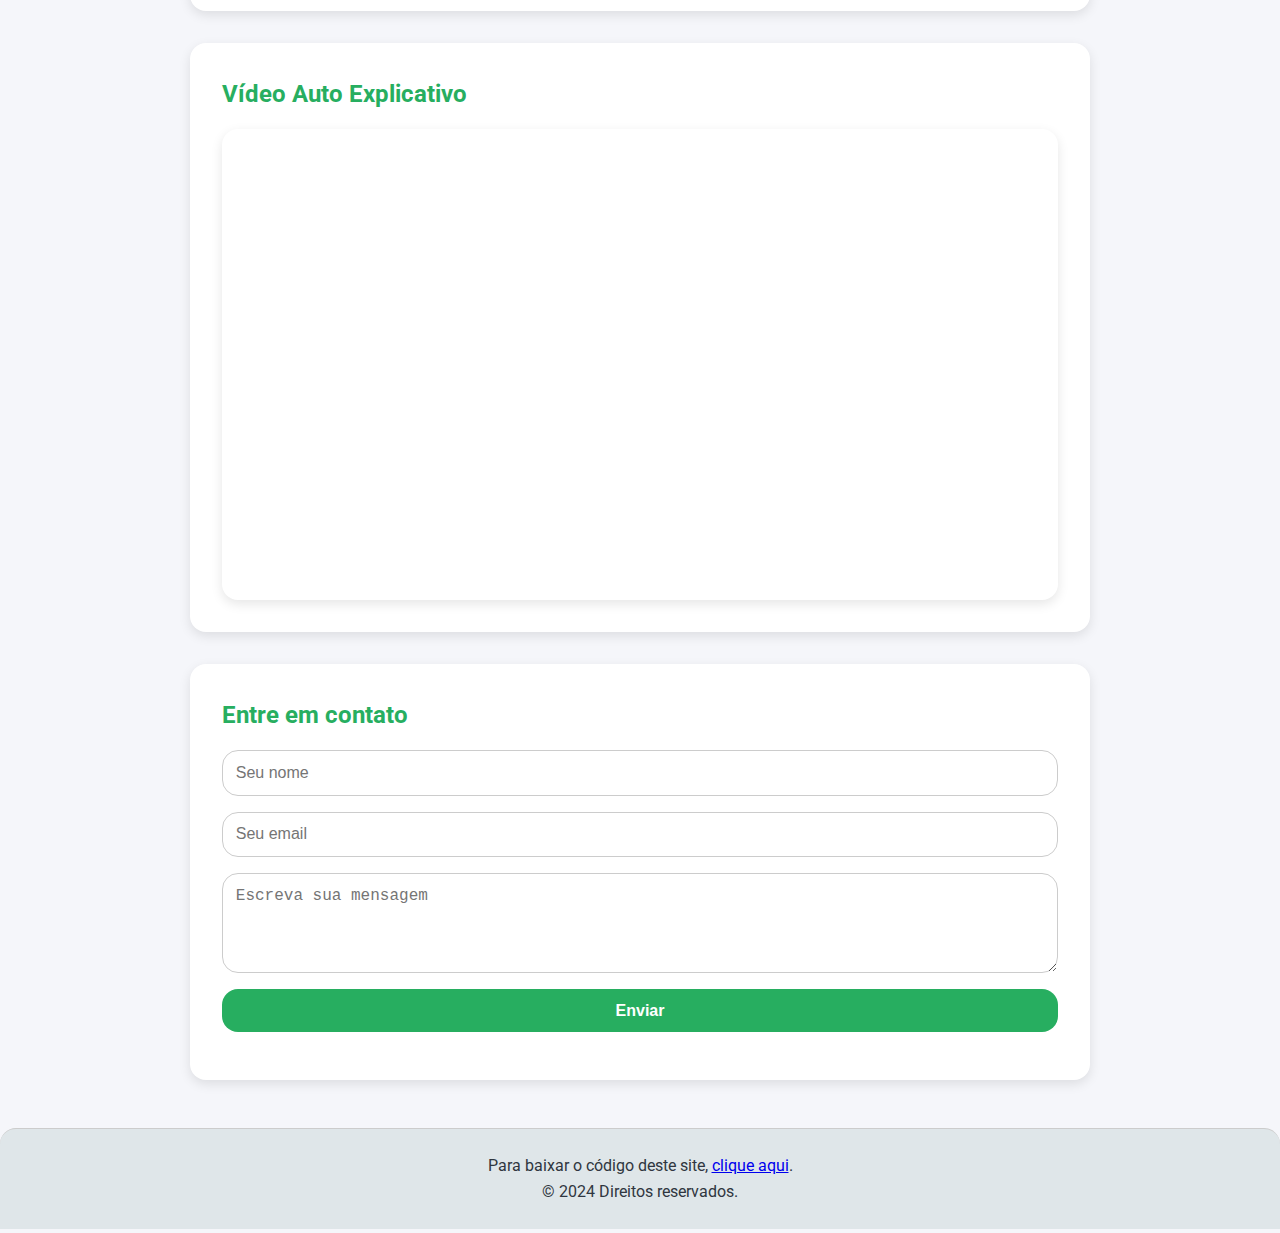
<file: redes-publicas.html>
<!DOCTYPE html>
<html lang="pt-BR">
<head>
    <meta charset="UTF-8">
    <meta name="viewport" content="width=device-width, initial-scale=1.0">
    <title>Guia:  Redes Públicas</title>
    <meta name="description" content="Site sobre Cibersegurança, o que é, sua importância e conteúdos relacionados.">
    <meta name="keywords" content="segurança online, tecnologia">
    <meta name="author" content="Jhony">
    <link rel="stylesheet" href="guias.css">
    <link rel="icon" href="img/icon.png">
    <link rel="preconnect" href="https://fonts.googleapis.com">
    <link rel="preconnect" href="https://fonts.gstatic.com" crossorigin>
    <link href="https://fonts.googleapis.com/css2?family=Roboto:wght@400;700&display=swap" rel="stylesheet">
</head>
<body>
    <header>
        <h1>Guia Prático: Redes Públicas</h1>
        <nav>
            <ul class="menu">
                <li><a href="index.html">Inicio</a></li>
                <li><a href="#definicao">Definição</a></li>
                <li><a href="#protecao">Como se proteger</a></li>
                <li><a href="#comportamento">Comportamento</a></li>
                <li><a href="#video">Vídeo</a></li>
                <li><a href="#formulario">Contato</a></li>
                <li><a href="cursos.html">Todos os Guias</a></li>
            </ul>
        </nav>
    </header>

    <main>
        <section class="content" id="definicao">
            <h2>O que são Redes Públicas?</h2>
            <p>
                Redes públicas são redes Wi-Fi que estão disponíveis para qualquer pessoa se conectar, geralmente sem a necessidade de senha.
                Redes Wi-Fi públicas não protegidas podem ser facilmente interceptadas por cibercriminosos, colocando em risco os dados trafegados pelos
                dispositivos conectados. É importante evitar o uso de redes públicas para realiza transações bancárias ou acessar sites confidenciais.
            </p>
        </section>

        <section class="content" id="protecao">
            <h2>Como se proteger em redes públicas?</h2>
                <ol>
                    <li><strong>Seja cauteloso ao usar redes públicas:</strong> Evite usar redes públicas para atividades confidenciais, não realize transações
                        financeiras ou acesse contas importantes em redes públicas.</li>

                   <li><strong>Use uma VPN:</strong> Uma Rede Virtual Privada (VPN) criptografa sua conexão, protegendo
                    seus dados em redes públicas. </li>

                    <li><strong>Desabilite conexões automáticas:</strong> Configure seu dispositivo para não se conectar automaticamente a redes Wi-Fi públicas. </li>

                    <li><strong>Verifique a segurança da rede:</strong> Prefira redes públicas que requerem uma senha e que são oferecidas por fontes confiáveis.</li>

                </ol>
        </section>

       
        <section class="content" id="comportamento">
            <h2>Como eles se comportam?</h2>
            <div class="galeria-container">
                <div class="galeria-imagem">
                    <img src="img/card-spy.png" alt=" icone Espionagem">
                </div>
                <div class="galeria-texto">
                    <hr>
                    <h3>Espionagem de Dados</h3>
                    <p>
                         Ataques onde hackers interceptam comunicações entre o usuário e a rede.
                         Capturam dados sensíveis como senhas, números de cartão de crédito e mensagens privadas.</p>
                </div>
            </div>

            <div class="galeria-container">
                <div class="galeria-imagem">
                    <img src="img/card-hackear-rede.png" alt=" Icone Rede Hackeada">
                </div>
                <div class="galeria-texto">
                    <hr>
                    <h3>Falsificação de Wi-Fi</h3>
                    <p> Malwares que criptografam dados do usuário e exigem um resgate para liberar o acesso. Bloqueiam o acesso a dados ou ao sistema até que o resgate seja pago, muitas vezes causando perdas financeiras significativas.</p>
                </div>
            </div>

            <div class="galeria-container">
                <div class="galeria-imagem">
                    <img src="img/card-capturar.png" alt="Captura de dados">
                </div>
                <div class="galeria-texto">
                    <hr>
                    <h3>Captura de Pacotes</h3>
                    <p> Uso de ferramentas para capturar e analisar pacotes de dados que trafegam na rede. Permite que hackers leiam informações transmitidas, como logins e senhas.</p>
                </div>
            </div>

        </section>
        
        <section class="content" id="video">  
            <h2>Vídeo Auto Explicativo</h2>  
            <div class="video-responsive">  
                <iframe width="560" height="315" src="https://www.youtube.com/embed/lIqX949NIBQ" frameborder="0" allow="accelerometer; autoplay; clipboard-write; encrypted-media; gyroscope; picture-in-picture" allowfullscreen loading="lazy"></iframe>  
            </div>  
        </section>

        <section class="content" id="formulario">
            <h2>Entre em contato</h2>
            <form>
              <input type="text" id="nome" name="nome" placeholder="Seu nome" required />
              <input type="email" id="email" name="email" placeholder="Seu email" required />
              <textarea id="mensagem" name="mensagem" placeholder="Escreva sua mensagem" rows="4" required></textarea>
              <button type="submit">Enviar</button>
              <div class="form-messages"></div>
            </form>
          </section>
        </main>
    <footer>
        <p>Para baixar o código deste site, <a href="https://github.com/jhony/sustentabilidade">clique aqui</a>.</p>
        <p>© 2024 Direitos reservados.</p>
    </footer>
    <script src="script.js"></script>
</body>
</html>
</file>
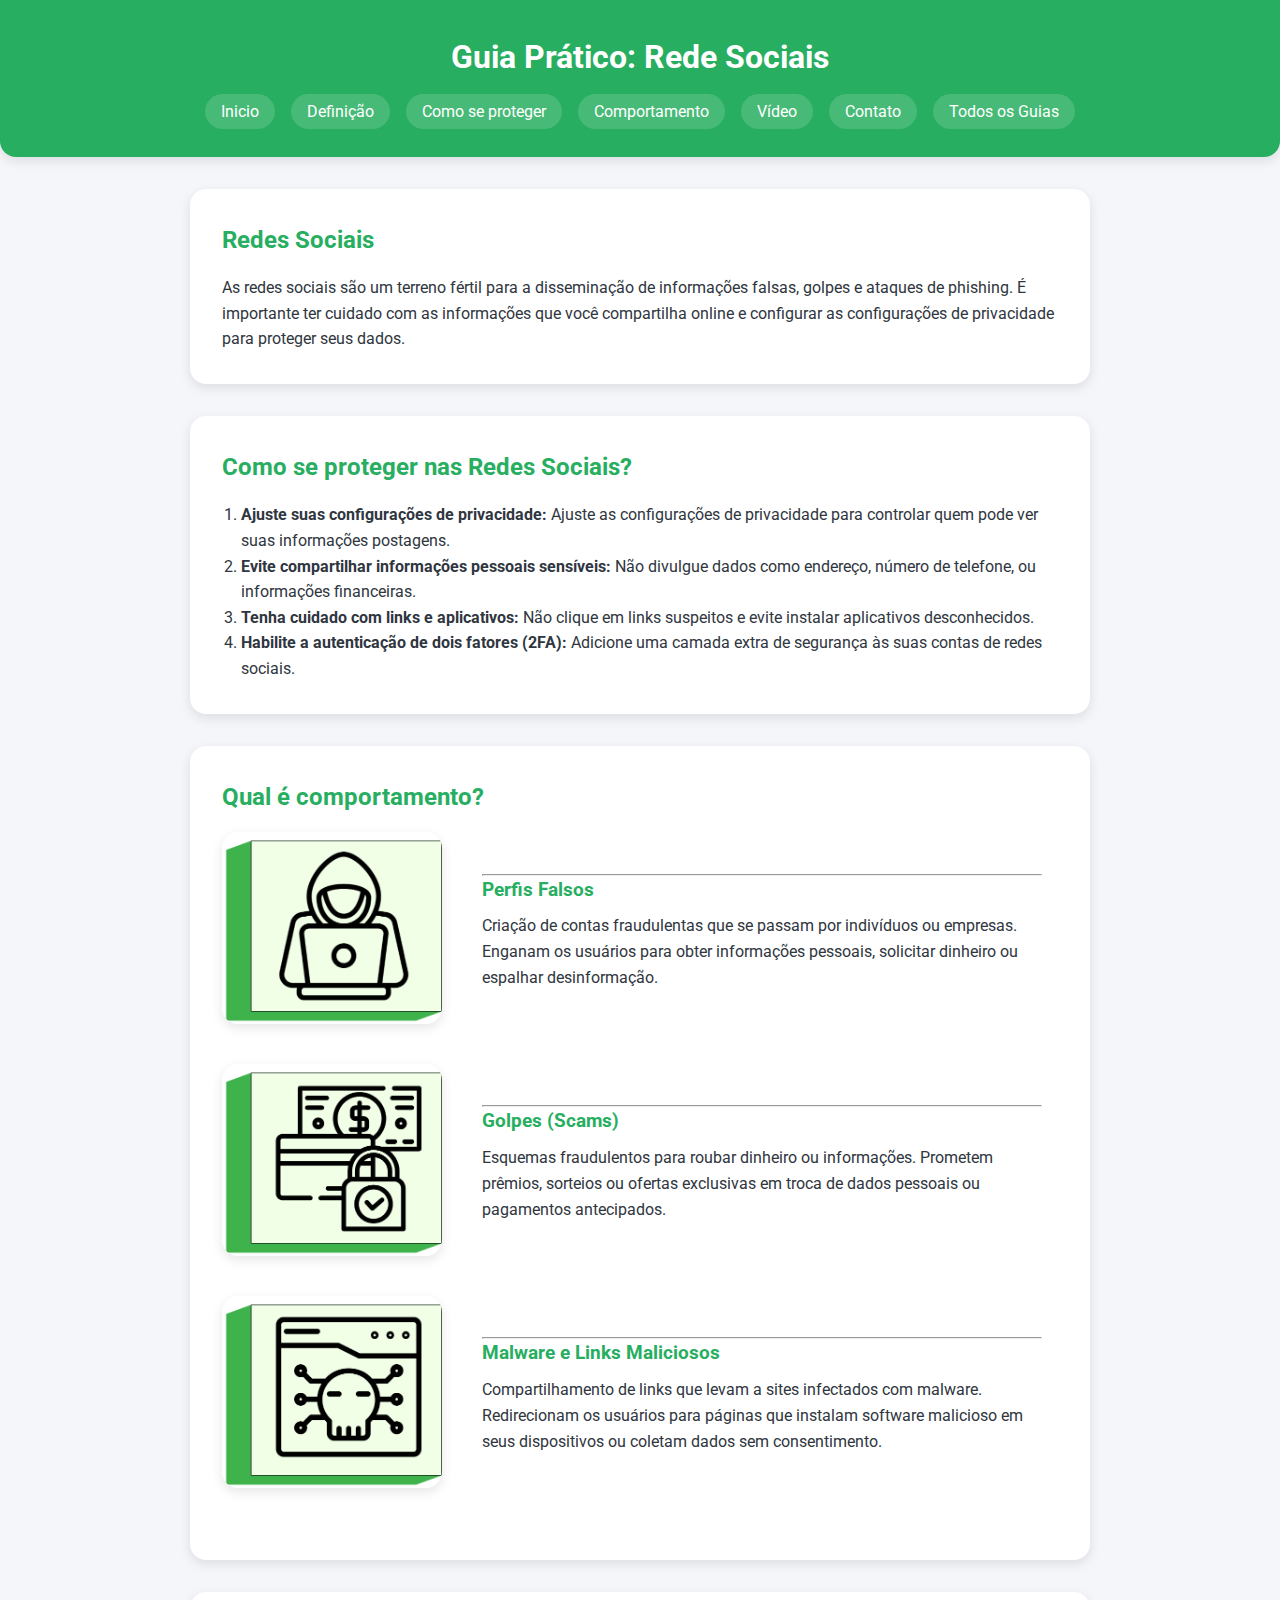
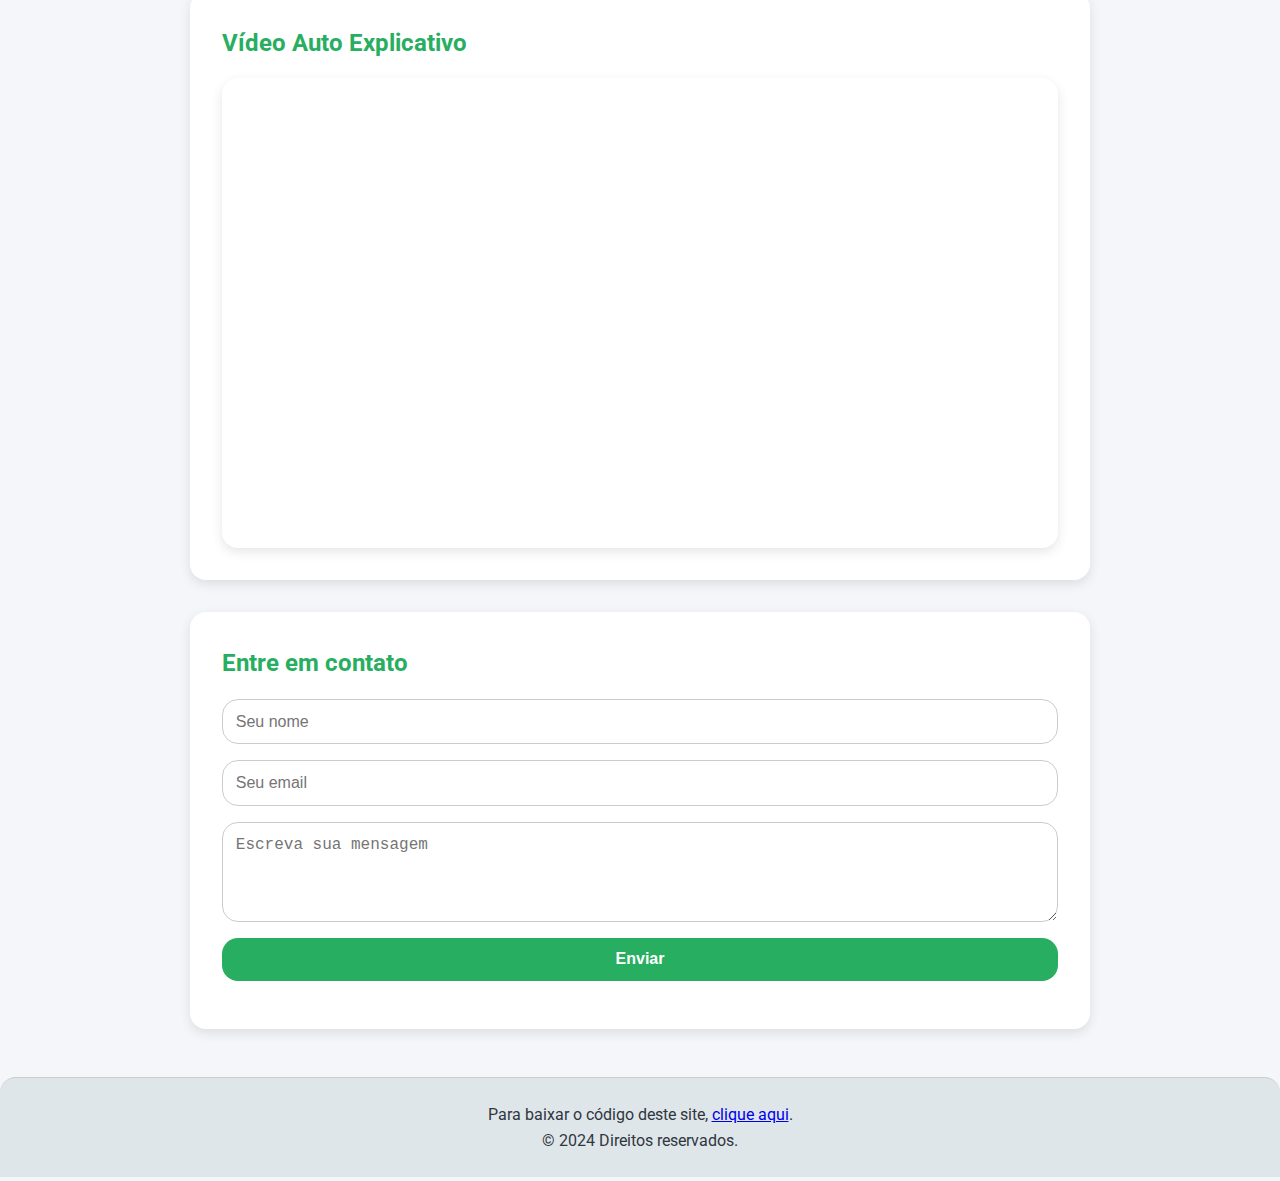
<file: redes-sociais.html>
<!DOCTYPE html>
<html lang="pt-BR">
<head>
    <meta charset="UTF-8">
    <meta name="viewport" content="width=device-width, initial-scale=1.0">
    <title>Guia: Redes Sociais</title>
    <meta name="description" content="Site sobre Cibersegurança, o que é, sua importância e conteúdos relacionados.">
    <meta name="keywords" content="segurança online, tecnologia">
    <meta name="author" content="Jhony">
    <link rel="stylesheet" href="guias.css">
    <link rel="icon" href="img/icon.png">
    <link rel="preconnect" href="https://fonts.googleapis.com">
    <link rel="preconnect" href="https://fonts.gstatic.com" crossorigin>
    <link href="https://fonts.googleapis.com/css2?family=Roboto:wght@400;700&display=swap" rel="stylesheet">
</head>
<body>
    <header>
        <h1>Guia Prático: Rede Sociais</h1>
        <nav>
            <ul class="menu">
                <li><a href="index.html">Inicio</a></li>
                <li><a href="#definicao">Definição</a></li>
                <li><a href="#protecao">Como se proteger</a></li>
                <li><a href="#comportamento">Comportamento</a></li>
                <li><a href="#video">Vídeo</a></li>
                <li><a href="#formulario">Contato</a></li>
                <li><a href="cursos.html">Todos os Guias</a></li>
              
            </ul>
        </nav>
    </header>

    <main>
        <section class="content" id="definicao">
            <h2>Redes Sociais</h2>
            <p>
                As redes sociais são um terreno fértil para a disseminação de informações falsas, golpes e ataques de phishing. É importante ter cuidado com as informações que você compartilha online e configurar as configurações de privacidade para proteger seus dados.
            </p>
        </section>

        <section class="content" id="protecao">
            <h2>Como se proteger nas Redes Sociais? </h2>
                <ol>
                    <li><strong>Ajuste suas configurações de privacidade:</strong> Ajuste as configurações de privacidade para controlar quem pode ver suas informações postagens.</li>

                   <li><strong>Evite compartilhar informações pessoais sensíveis:</strong> Não divulgue dados como endereço, número de telefone, ou informações 
                    financeiras.</li>

                    <li><strong>Tenha cuidado com links e aplicativos:</strong> Não clique em links suspeitos e evite instalar aplicativos desconhecidos.</li>

                    <li><strong>Habilite a autenticação de dois fatores (2FA):</strong> Adicione uma camada extra de segurança às suas contas de redes sociais.</li>

                </ol>
        </section>

       
        <section class="content" id="comportamento">
            <h2>Qual é comportamento?</h2>
            <div class="galeria-container">
                <div class="galeria-imagem">
                    <img src="img/card-hacker-in.png" alt="icone de um Hacker">
                </div>
                <div class="galeria-texto">
                    <hr>
                    <h3>Perfis Falsos</h3>
                    <p>Criação de contas fraudulentas que se passam por indivíduos ou empresas. Enganam os usuários para obter informações pessoais, solicitar dinheiro ou espalhar desinformação.</p>
                </div>
            </div>

            <div class="galeria-container">
                <div class="galeria-imagem">
                    <img src="img/card-bank.png" alt="Icone dinheiro">
                </div>
                <div class="galeria-texto">
                    <hr>
                    <h3>Golpes (Scams)</h3>
                    <p> Esquemas fraudulentos para roubar dinheiro ou informações. Prometem prêmios, sorteios ou ofertas exclusivas em troca de dados pessoais ou pagamentos antecipados.</p>
                </div>
            </div>

            <div class="galeria-container">
                <div class="galeria-imagem">
                    <img src="img/card-bait.png" alt="Icone de bait">
                </div>
                <div class="galeria-texto">
                    <hr>
                    <h3>Malware e Links Maliciosos</h3>
                    <p>  Compartilhamento de links que levam a sites infectados com malware. Redirecionam os usuários para páginas que instalam software malicioso em seus dispositivos ou coletam dados sem consentimento.</p>
                </div>
            </div>

        </section>

        <section class="content" id="video">  
            <h2>Vídeo Auto Explicativo</h2>  
            <div class="video-responsive">  
                <iframe width="560" height="315" src="https://www.youtube.com/embed/5r5dOu16KgE?si=e1Dkx6m7UJdxIQtu" frameborder="0" allow="accelerometer; autoplay; clipboard-write; encrypted-media; gyroscope; picture-in-picture" allowfullscreen loading="lazy"></iframe>  
            </div>  
        </section>

        
        <section class="content" id="formulario">
            <h2>Entre em contato</h2>
            <form>
              <input type="text" id="nome" name="nome" placeholder="Seu nome" required />
              <input type="email" id="email" name="email" placeholder="Seu email" required />
              <textarea id="mensagem" name="mensagem" placeholder="Escreva sua mensagem" rows="4" required></textarea>
              <button type="submit">Enviar</button>
              <div class="form-messages"></div>
            </form>
          </section>
        </main>

    <footer>
        <p>Para baixar o código deste site, <a href="https://github.com/CiberGuia/site-ciberguia">clique aqui</a>.</p>
        <p>© 2024 Direitos reservados.</p>
    </footer>
    <script src="script.js"></script>
</body>
</html>
</file>
<file: index.css>
@import url('https://fonts.googleapis.com/css2?family=Roboto:ital,wght@0,100;0,300;0,400;0,500;0,700;0,900;1,100;1,300;1,400;1,500;1,700;1,900&display=swap');


*{
    box-sizing: border-box;
    margin: 0;
    padding: 0;
    font-family: 'Roboto', sans-serif;
} 

:root{
    --cor-preta: #000;
    --cor-branca: #FFF;
    --verde-principal:#3EB24B;
    --verde-secundario:#B5FFB3;
   
}
 /*definições do body*/
body{
    background-color: var(--cor-branca);
    padding: 0 1rem;
}

/*Estilo da borda para o header, footer, e para as classes: sec-principal e sec-cursos*/
header, 
.sec-principal, 
.sec-cursos,
footer {
    border-color: var(--cor-preta);
    border-style: solid;
    border-width: 0 1px 1px 1px;
    padding: 1.25rem;

}

header img{
    display: block;
    margin: 1rem auto;
}

/*alinhando os itens do menu com display grid: o grid tem duas colunas com a divisão de espaço igual entre as duas colunas */
header nav{
    display: flex;
    margin: 1rem auto 0;
    flex-wrap: wrap;
    justify-content: center;


}

/*Estilo, tamamnho e espaçamento dos links do nav*/
nav a {
    color: var(--cor-preta);
    font-size: 1.25rem;
    padding: 0.5rem;
    text-decoration: none;
}


/*Aplica-se alinhamento para direita apenas nos links impares, isso faz os links ficarem mais próximos em telas pequenas */
header nav a:nth-child(2n-1) {
    text-align: right;
}

header nav a:nth-child(5n){
    padding-left: 0;
}


/*Estilo dos botões*/
.button{
    background-color: var(--verde-principal);
    border: 2px solid var(--cor-preta);
    box-shadow: 4px 4px 0 var(--cor-preta);
    color: var(--cor-preta);
    display: block;
    font-size: 1,25rem;
    padding: 0.75rem 1rem;
    max-width: 14rem;
    text-align: center;
    text-decoration: none;
    text-transform: uppercase;
}

/*Ajusta o espaçamento interno da seção principal*/
.sec-principal{
    padding-right: 0;
    padding-bottom: 16rem;
}

/*ajusta a imagem na sessão principal*/
.sec-principal img{
    display: block;
    margin: 1.25rem 0 0 auto;
    max-width: 100%;
}


h1{
    font-size: 3rem;
    line-height: 105%;
}

h2{
    font-size: 2.5rem;
}

/*Estilo paragrafo sessão principal*/

.sec-principal p{
    font-size: 1.25rem;
    padding-right: 1.25rem;
}

/*Ajuste de posição do botão dentro da section principal*/
.sec-principal .button{
    position: relative;

}

/*classe responsável por posicionar o elemento (seta) abaixo do botão da classe principal*/
.sec-principal .button::after{
    content: '';
    background: url("img/arrow-curve.svg"); /* imagem colocada diretamente no css*/
    position: absolute;
    top: 5rem;
    right: -4rem;
    height: 48px;
    width: 132px;    
}

/* classe que harmoniza o posicionamento da decoração em relação ao texto na classe principal sem ela o elemento sobe para o inicio da página*/
.decoracao{
    display: block;
    position: relative;
}

/*Define o posicionamento da decoração para um determinado espaço logo após o texto, sem o pseudo-elemento ::after a decoração não fica visivel */
.decoracao::after{
    content: '';
    background: url("img/three-dashes.svg"); /* imagem colocada diretamente no css*/
    position: absolute;
    top: -0.75rem;
    height: 36px;
    width: 40px;


}

/*Classe da section que contem todos os cards dos guias (cursos)*/
.sec-cursos{
    padding-bottom: 8rem;
}

/*Classe da div que engloba todos os articles*/
.cards-cursos{
    display: flex;
    flex-direction: column;
    align-items: start;
    gap: 1.25rem;
    margin-top: -8rem;
    margin-bottom: 4rem;
}

/*Classe que corresponde ao estilo, espaçamento de cada card individual em seu conteúdo interno */
.card{
    background-color: var(--verde-principal);
    border: 2px solid var(--cor-preta);
    box-shadow: 4px 4px 0 var(--cor-preta);
    max-width: 17rem;
    padding: 2rem 0 0 2rem;
}

/*alinhamento e cor dos cards pares*/
.card:nth-child(2n){
    align-self: end;
    background-color: var(--verde-secundario);
}

/*Ajuste da disposição, espaçamento e tamanho da fonte do conteúdo escrito do card*/
.card strong{
    display: block;
    font-size: 1.5rem;
    margin: 1rem 1rem 0;
}


/*Alinhando o paragrafo dos cards*/
.alinha-txt{
    text-align: left;
    word-wrap: break-word;
    margin: 0.4rem;
   
}

/*Links dos cards ajustando a seta para direita e direcionando para abaixo no componente*/
.card a{
    display: block;
    margin: 3rem 0 0 auto;
    width: fit-content; /*Largura se ajusta ao conteúdo*/
}



footer{
    border-bottom: 0;
    padding: 1rem 1.25rem 4rem; /*1rem para cima, 1.25rem para os lados, 4rem para baixo*/
    text-align: center;
}

footer nav a{
    display: block;
    padding-left: 0;
    text-align: center;
}


 
/*Ajustes gerais nos elementos da classe download-mat no footer: tag p e do botão (conteúdo download)*/
.download-mat,button{
    display: flex;
    flex-direction: column;
    align-items: center;

    margin: auto;
    font-weight: bold;
    font-size: 1.1rem;  /* tamanho fonte do botão -- 17.6px*/
    

}

/*Ajuste de espaçamento e tamanho da fonte na tag p no footer (conteúdo download)*/
.about-mat{
    margin: 0.5rem;
    padding: 0.3rem;
    font-size: 1.3rem; /*tamanho da fonte da tag p -- 20.8px */
    

}

/*mudando a cor do botão no footer ao passar o mouse (conteúdo download)*/
.download-mat.div, button:hover{
    background-color: var(--cor-branca);
}


/* Classes genericas para ajustar as margens e textos*/

.margem-topo-1{
    margin-top: 1rem;
}

.margem-topo-2{
    margin-top: 2rem;
}

.margem-baixo-1{
    margin-bottom: 1rem;
}

.margem-baixo-2{
    margin-bottom: 2rem;
}

.mx-auto{
    margin-left: auto;
    margin-right: auto;
}

.texto-primario{
    color: var(--verde-principal);
}

.texto-centro{
    text-align: center;
}


/*--------------------------------*/


/* Seção de estatísticas */
.sec-estatisticas {
  padding: 4rem 2.25rem;
  border: 1px solid var(--cor-preta);
  display: flex;
  flex-direction: column;
  gap: 2rem;
}
/* Layout da seção lado a lado */
.estatisticas-layout {
  display: flex;
  flex-direction: column;
  gap: 2rem;
}


/* Texto descritivo da seção */
.texto-estatisticas {
  padding: 2rem 1rem;
  margin: 0 auto;
  max-width: 50rem;
  text-align: center;
}



.texto-estatisticas h2 {
  font-size: 2.75rem;
  margin-bottom: 1rem;
  color: var(--cor-preta);
  position: relative;
}


.texto-estatisticas h2::after {
  content: '';
  position: absolute;
  bottom: -0.5rem;
  left: 50%;
  transform: translateX(-50%);
  width: 4rem;
  height: 0.25rem;
  background-color: var(--verde-principal);
  border-radius: 1rem;
}


.texto-estatisticas p {
  font-size: 1.25rem;
  line-height: 1.6;
  color: var(--cor-preta);
}

/* Grid dos cards */
.cards-estatisticas {
  display: grid;
  grid-template-columns: 1fr;
  gap: 1.5rem;
  max-width: 24rem;
  margin: 0 auto;
}

/* Novo estilo exclusivo para cards da seção estatísticas */
.card-estatistica {
  background-color: var(--cor-branca);
  border: 2px solid var(--cor-preta);
  box-shadow: 4px 4px 0 var(--cor-preta);
  border-radius: 0.75rem;
  padding: 1.5rem;
  display: flex;
  flex-direction: column;
  gap: 1rem;
  text-align: left;
  min-height: 16rem;


}

/* Título com destaque */
.card-estatistica .tag-titulo {
  background-color: var(--verde-secundario);
  color: var(--cor-preta);
  font-weight: 700;
  display: inline-block;
  padding: 0.3rem 0.6rem;
  border-radius: 0.4rem;
  font-size: 1rem;
 
}




/* Estilo do parágrafo */
.card-estatistica p {
  font-size: 1rem;
  line-height: 1.6;
  text-align: justify;
  padding: 0 0.25rem;
  margin: 0;
}

/*posicionamento do texto*/
.card-estatistica .tag-titulo,
.card-estatistica .fonte {
  text-align: center;
}


/* Ícone */
.card-estatistica .icone {
  color: #4caf50;
  margin-right: 0.4rem;
}

/* Fonte da fonte */
.card-estatistica .fonte {
  font-weight: 700;
  font-size: 0.9rem;
  color: var(--cor-preta);
}



/* RESPONSIVIDADE DO SITE */

/* Responsivo: grid 2x2 em telas maiores */
@media screen and (min-width: 64rem) {
  .estatisticas-layout {
    flex-direction: row;
    justify-content: space-between;
    align-items: flex-start;
  }

  .cards-estatisticas {
    grid-template-columns: 1fr 1fr;
    max-width: 36rem;
  }
}



/* Telas: 40rem -- 640px*/
@media screen and (min-width: 40rem) {
    header nav{
        display: block;
        text-align: center;
    }

    .cards-cursos{
        flex-direction: row;
        flex-wrap: wrap;
        justify-content: center;
    }

    .card:nth-child(2n){
        margin-top: 1rem; /*margem pra cima então empurra o itens para baixo*/
    }

}

 /* Telas 48rem -- 768px*/
@media screen and (min-width: 48rem){
    header div {
        display: flex;
        align-items: center;
        justify-content: space-between;

    }

    header img,
    header nav,
    header .button{
        margin: 0;
    }

}

 /*Tamanho Desktop 72rem -- 1152px*/

@media  screen and (min-width: 72rem) {
    
    h1, h2 {
        font-size: 4rem;
    } /*Ajustar o texto para o tamanho de 64px*/
    
    .container{
        display: flex;
        align-items:center;
        margin: 0 auto; /* 0 ne vertical, auto na horizontal */
        max-width: 72rem;
        
        
       
    }


/*Ajustando o texto para esquerda*/
    .container.row-reverse{
        flex-direction: row-reverse;
    }

    /*Ajuste sutil nos elementos do footer desktop */
    .about-column{
        text-align: justify;

    } 

    /*Ajustes no paragrafo*/
    .about-column p{
        font-size: 1.25rem;
        max-width: 16rem;
        text-align: center;
    } 


    /*ajustando o espaço que os links da nav vão ocupar no footer*/
    footer nav{
        flex: 2;
    
    } 

}
 
/* Telas full hd 80rem -- 1280px*/
@media screen and (min-width: 80rem){

    .container{
        max-width: 80rem;
    }
}
</file>
<file: guias.css>
:root {
    --cor-primaria: #27ae60;
    --cor-secundaria: #f5f6fa;
    --cor-texto: #2f3640;
    --borda-radius: 16px;
    --sombra: 0 4px 12px rgba(0, 0, 0, 0.1);
    --transicao: all 0.3s ease-in-out;
  }
  
  * {
    box-sizing: border-box;
    margin: 0;
    padding: 0;
    scroll-behavior: smooth;
  }
  
  body {
    font-family: 'Roboto', sans-serif;
    background-color: var(--cor-secundaria);
    color: var(--cor-texto);
    line-height: 1.6;
  }
  
  header {
    background-color: var(--cor-primaria);
    color: white;
    padding: 2rem 1rem;
    text-align: center;
    border-bottom-left-radius: var(--borda-radius);
    border-bottom-right-radius: var(--borda-radius);
    box-shadow: var(--sombra);
  }
  
  nav {
    margin-top: 1rem;
  }
  
  .menu {
    list-style: none;
    display: flex;
    flex-wrap: wrap;
    justify-content: center;
    gap: 1rem;
  }
  
  .menu a {
    text-decoration: none;
    color: white;
    background-color: rgba(255, 255, 255, 0.15);
    padding: 0.5rem 1rem;
    border-radius: 30px;
    transition: var(--transicao);
  }
  
  .menu a:hover {
    background-color: rgba(255, 255, 255, 0.3);
  }
  
  .content {
    max-width: 900px;
    margin: 2rem auto;
    padding: 2rem;
    background: white;
    border-radius: var(--borda-radius);
    box-shadow: var(--sombra);
    transition: var(--transicao);
    animation: fadeIn 1s ease;
  }
  
  @keyframes fadeIn {
    from {
      opacity: 0;
      transform: translateY(20px);
    }
    to {
      opacity: 1;
      transform: translateY(0);
    }
  }
  
  h2 {
    color: var(--cor-primaria);
    margin-bottom: 1rem;
  }
  
  ol {
    padding-left: 1.2rem;
  }
  
  .galeria-container {
    display: flex;
    flex-wrap: wrap;
    gap: 1.5rem;
    margin-bottom: 2rem;
    align-items: center;
  }
  
  .galeria-imagem img {
    width: 100%;
    max-width: 220px;
    border-radius: var(--borda-radius);
    box-shadow: var(--sombra);
  }
  
  .galeria-texto {
    flex: 1;
    padding: 1rem;
  }
  
  .galeria-texto h3 {
    margin-bottom: 0.5rem;
    color: var(--cor-primaria);
  }
  
  .video-responsive {
    position: relative;
    padding-bottom: 56.25%;
    height: 0;
    overflow: hidden;
    border-radius: var(--borda-radius);
    box-shadow: var(--sombra);
  }
  
  .video-responsive iframe {
    position: absolute;
    top: 0;
    left: 0;
    width: 100%;
    height: 100%;
    border: 0;
  }
  
  form {
    display: flex;
    flex-direction: column;
    gap: 1rem;
  }
  
  input, textarea, button {
    padding: 0.8rem;
    border-radius: var(--borda-radius);
    border: 1px solid #ccc;
    font-size: 1rem;
    transition: var(--transicao);
  }
  
  input:focus, textarea:focus {
    outline: none;
    border-color: var(--cor-primaria);
    box-shadow: 0 0 0 3px rgba(39, 174, 96, 0.2);
  }
  
  button {
    background-color: var(--cor-primaria);
    color: white;
    cursor: pointer;
    font-weight: bold;
    border: none;
  }
  
  button:hover {
    background-color: #1e8449;
  }
  
  footer {
    text-align: center;
    padding: 1.5rem;
    margin-top: 3rem;
    background-color: #dfe6e9;
    border-top: 1px solid #ccc;
    border-top-left-radius: var(--borda-radius);
    border-top-right-radius: var(--borda-radius);
  }
  
  @media (max-width: 768px) {
    .galeria-container {
      flex-direction: column;
    }
  
    .menu {
      flex-direction: column;
      gap: 1.5rem;
    }
  }
</file>
<file: form.css>
:root {
  --cor-primaria: #27ae60;
  --cor-secundaria: #f5f6fa;
  --cor-texto: #2f3640;
  --borda-radius: 16px;
  --sombra: 0 4px 12px rgba(0, 0, 0, 0.1);
  --transicao: all 0.3s ease-in-out;
}

* {
  box-sizing: border-box;
  margin: 0;
  padding: 0;
  scroll-behavior: smooth;
}

body {
  font-family: 'Roboto', sans-serif;
  background-color: var(--cor-secundaria);
  color: var(--cor-texto);
  line-height: 1.6;
  display: flex;
  flex-direction: column;
  min-height: 100vh;
}

/* Header */
header {
  background-color: var(--cor-primaria);
  color: white;
  padding: 2rem 1rem;
  text-align: center;
  border-bottom-left-radius: var(--borda-radius);
  border-bottom-right-radius: var(--borda-radius);
  box-shadow: var(--sombra);
}

nav {
  margin-top: 1rem;
}

.menu {
  list-style: none;
  display: flex;
  flex-wrap: wrap;
  justify-content: center;
  gap: 1rem;
}

.menu a {
  text-decoration: none;
  color: white;
  background-color: rgba(255, 255, 255, 0.15);
  padding: 0.5rem 1rem;
  border-radius: 30px;
  transition: var(--transicao);
}

.menu a:hover {
  background-color: rgba(255, 255, 255, 0.3);
}

/* Main e Form */
main {
  flex-grow: 1;
  display: flex;
  justify-content: center;
  align-items: center;
  padding: 2rem 1rem;
}

.content {
  max-width: 900px;
  width: 100%;
  padding: 2rem;
  background: white;
  border-radius: var(--borda-radius);
  box-shadow: var(--sombra);
  animation: fadeIn 1s ease;
}

@keyframes fadeIn {
  from {
    opacity: 0;
    transform: translateY(20px);
  }
  to {
    opacity: 1;
    transform: translateY(0);
  }
}

h2 {
  color: var(--cor-primaria);
  margin-bottom: 1rem;
  text-align: center;
}

form {
  display: flex;
  flex-direction: column;
  gap: 1rem;
}

input,
textarea,
button {
  padding: 1rem;
  border-radius: var(--borda-radius);
  border: 1px solid #ccc;
  font-size: 1rem;
  transition: var(--transicao);
}

input:focus,
textarea:focus {
  outline: none;
  border-color: var(--cor-primaria);
  box-shadow: 0 0 0 3px rgba(39, 174, 96, 0.2);
}

textarea {
  resize: vertical;
}

button {
  background-color: var(--cor-primaria);
  color: white;
  cursor: pointer;
  font-weight: bold;
  border: none;
}

button:hover {
  background-color: #1e8449;
}

.form-messages {
  color: red;
  font-size: 0.9rem;
}

/* Footer */
footer {
  text-align: center;
  padding: 1.5rem;
  margin-top: auto;
  background-color: #dfe6e9;
  border-top: 1px solid #ccc;
  border-top-left-radius: var(--borda-radius);
  border-top-right-radius: var(--borda-radius);
}

footer p {
  margin: 5px 0;
}

footer a {
  color: var(--cor-primaria);
  text-decoration: underline;
}

footer a:hover {
  text-decoration: none;
}

/* Responsivo */
@media (max-width: 768px) {
  .menu {
    flex-direction: column;
    gap: 1rem;
  }
}
</file>
<file: cursos.css>
@import url('https://fonts.googleapis.com/css2?family=Roboto:ital,wght@0,100;0,300;0,400;0,500;0,700;0,900;1,100;1,300;1,400;1,500;1,700;1,900&display=swap');


*{
    box-sizing: border-box;
    margin: 0;
    padding: 0;
    font-family: 'Roboto', sans-serif;
} 

:root{
    --cor-preta: #000;
    --cor-branca: #FFF;
    --verde-principal:#3EB24B;
    --verde-secundario:#B5FFB3;
   
}
 /*definições do body*/
body{
    background-color: var(--cor-branca);
    padding: 0 1rem;
}

/*Estilo da borda para o header, footer, e para as classes: sec-principal e sec-cursos*/
header, 
.sec-cursos,
footer {
    border-color: var(--cor-preta);
    border-style: solid;
    border-width: 0 1px 1px 1px;
    padding: 1.25rem;

}

header img{
    display: block;
    margin: 1rem auto;
}

/*alinhando os itens do menu com display grid: o grid tem duas colunas com a divisão de espaço igual entre as duas colunas */
header nav{
    display: flex;
    margin: 1rem auto 0;
    flex-wrap: wrap;
    justify-content: center;


}

/*Estilo, tamamnho e espaçamento dos links do nav*/
nav a {
    color: var(--cor-preta);
    font-size: 1.25rem;
    padding: 0.5rem;
    text-decoration: none;
}



/*Aplica-se alinhamento para direita apenas nos links impares, isso faz os links ficarem mais próximos em telas pequenas */
header nav a:nth-child(2n-1) {
    text-align: right;
}


/*Estilo dos botões*/
.button{
    background-color: var(--verde-principal);
    border: 2px solid var(--cor-preta);
    box-shadow: 4px 4px 0 var(--cor-preta);
    color: var(--cor-preta);
    display: block;
    font-size: 1,25rem;
    padding: 0.75rem 1rem;
    max-width: 14rem;
    text-align: center;
    text-decoration: none;
    text-transform: uppercase;
}


h2{
    font-size: 2.5rem;
}

/* titulo antes dos cards */

.t-cursos {
    margin: 20px 10px;
    padding: 0.85rem;
    text-align: center;
}


/*Classe da section que contem todos os cards dos guias (cursos)*/

.sec-cursos{
    padding-bottom: 8rem;
}



/*Classe da div que engloba todos os articles*/
.cards-cursos{
    display: flex;
    flex-direction: column;
    /*align-items: start;*/
    gap: 2.25rem;
    margin-bottom: 4rem;
}

/*Classe que corresponde ao estilo, espaçamento de cada card individual em seu conteúdo interno */
.card{
    background-color: var(--verde-principal);
    border: 2px solid var(--cor-preta);
    box-shadow: 4px 4px 0 var(--cor-preta);
    max-width: 20rem;
    padding: 2rem 0 0 2rem;
}

/*alinhamento e cor dos cards pares*/
.card:nth-child(2n){
    /*align-self: end;*/
    background-color: var(--verde-secundario);
}

/*Ajuste da disposição, espaçamento e tamanho da fonte do conteúdo escrito do card*/
.card strong{
    display: block;
    font-size: 1.5rem;
    margin: 1rem 1rem 0;
}


/*Alinhando o paragrafo dos cards*/
.alinha-txt{
    /*text-align: justify-all;*/
    word-wrap: break-word;
    margin: 0.4rem;
   
}

/*Links dos cards ajustando a seta para direita e direcionando para abaixo no componente*/
.card a{
    display: block;
    margin: 3rem 0 0 auto;
    width: fit-content; /*Largura se ajusta ao conteúdo*/
    
}



footer{
    border-bottom: 0;
    padding: 1rem 1.25rem 4rem; /*1rem para cima, 1.25rem para os lados, 4rem para baixo*/
    text-align: center;
}

footer nav a{
    display: block;
    padding-left: 0;
    text-align: center;
}


 
/*Ajustes gerais nos elementos da classe download-mat no footer: tag p e do botão (conteúdo download)*/
.download-mat,button{
    display: flex;
    flex-direction: column;
    align-items: center;

    margin: auto;
    font-weight: bold;
    font-size: 1.1rem;  /* tamanho fonte do botão -- 17.6px*/
    

}

/*Ajuste de espaçamento e tamanho da fonte na tag p no footer (conteúdo download)*/
.about-mat{
    margin: 0.5rem;
    padding: 0.3rem;
    font-size: 1.3rem; /*tamanho da fonte da tag p -- 20.8px */
    

}

/*mudando a cor do botão no footer ao passar o mouse (conteúdo download)*/
.download-mat.div, button:hover{
    background-color: var(--cor-branca);
}


/* Classes genericas para ajustar as margens e textos*/

.margem-topo-1{
    margin-top: 1rem;
}

.margem-topo-2{
    margin-top: 2rem;
}

.margem-baixo-1{
    margin-bottom: 1rem;
}

.margem-baixo-2{
    margin-bottom: 2rem;
}

.mx-auto{
    margin-left: auto;
    margin-right: auto;
}

.texto-primario{
    color: var(--verde-principal);
}

.texto-centro{
    text-align: center;
}


/* RESPONSIVIDADE DO SITE */

/* Telas: 40rem -- 640px*/
@media screen and (min-width: 40rem) {
    header nav{
        display: block;
        text-align: center;
    }

    .cards-cursos{
        flex-direction: row;
        flex-wrap: wrap;
        justify-content: center;
    }

    /*.card:nth-child(2n){
        margin-top: 1rem; /*margem pra cima então empurra o itens para baixo*/
    }/*

}

 /* Telas 48rem -- 768px*/
@media screen and (min-width: 48rem){
    header div {
        display: flex;
        align-items: center;
        justify-content: space-between;

    }

    header img,
    header nav,
    header .button{
        margin: 0;
    }

}

 /*Tamanho Desktop 72rem -- 1152px*/

@media  screen and (min-width: 72rem) {
    
    h1, h2 {
        font-size: 4rem;
    } /*Ajustar o texto para o tamanho de 64px*/
    
    .container{
        display: flex;
        align-items:center;
        margin: 0 auto; /* 0 ne vertical, auto na horizontal */
        max-width: 72rem;
        
        
       
    }


/*Ajustando o texto para esquerda*/
    .container.row-reverse{
        flex-direction: row-reverse;
    }

    /*Ajuste sutil nos elementos do footer desktop */
    .about-column{
        text-align: justify;

    } 

    /*Ajustes no paragrafo*/
    .about-column p{
        font-size: 1.25rem;
        max-width: 16rem;
        text-align: center;
    } 


    /*ajustando o espaço que os links da nav vão ocupar no footer*/
    footer nav{
        flex: 2;
    
    } 

}
 
/* Telas full hd 80rem -- 1280px*/
@media screen and (min-width: 80rem){

    .container{
        max-width: 80rem;
    }
}
</file>
<file: quiz.css>
@import url('https://fonts.googleapis.com/css2?family=Roboto:ital,wght@0,100;0,300;0,400;0,500;0,700;0,900;1,100;1,300;1,400;1,500;1,700;1,900&display=swap');

* {
  padding: 0;
  margin: 0;
  box-sizing: border-box;
  font-family: 'Roboto', sans-serif;
  list-style-type: none;
}

:root {
  --cor-preta: #000;
  --cor-branca: #FFF;
  --verde-secundario: #B5FFB3;
  --vermelho: #A10101B3;
}

button {
  cursor: pointer;
}

body {
  background-color: var(--cor-branca);
  color: var(--cor-preta);
  display: flex;
  flex-direction: column;
  min-height: 100vh;
}

a {
  text-decoration: none;
  color: var(--cor-preta);
  margin: 0.5rem;
  font-size: 1.3rem;
}

nav {
  padding-bottom: 1rem;
  display: flex;
  justify-content: center;
  gap: 1rem;
}

header,
footer,
.main-content {
  border-color: var(--cor-preta);
  border-style: solid;
  border-width: 0 1px 1px 1px;
  padding: 1.25rem;
  margin: 0 1.25rem;
}

.header,
.footer {
  text-align: center;
  padding: 1rem;
}

.footer {
  border-width: 0 1px;
}

.main-content {
  flex: 1;
  display: flex;
  justify-content: center;
  align-items: center;
  padding: 1rem;
}


.container-quiz {
  background-color: var(--cor-branca);
  width: 100%;
  max-width: 800px;
  border: 3px solid var(--cor-preta);
  box-shadow: 6px 6px 0 var(--cor-preta);
  padding: 2.5rem;
  display: flex;
  flex-direction: column;
  justify-content: center;
  align-items: center;
  border-radius: 6px;
  transition: background-color 0.3s ease;
  overflow-wrap: break-word;
  overflow-x: hidden;
  height: auto; /* ← novo ajuste */
}

/* Garante que os filhos fiquem contidos */
.container-quiz > * {
  max-width: 100%;
  width: 100%;
  box-sizing: border-box;
  text-align: center;
}

/* Feedback visual com fundo no card */
.container-quiz.correct {
  background-color: #e6f9e6;
  border-color: #27ae60;
}

.container-quiz.incorrect {
  background-color: #fce6e6;
  border-color: #c0392b;
}

/* Estilo do contador */
.contador-pergunta {
  font-size: 1.1rem;
  font-weight: 500;
  margin-bottom: 10px;
  color: #333;
  text-align: center;
}

/* Barra de progresso */
.progresso-container {
  width: 100%;
  height: 10px;
  background-color: #eee;
  border-radius: 6px;
  margin-bottom: 16px;
  overflow: hidden;
}

.progresso-barra {
  height: 100%;
  width: 0%;
  background-color: var(--verde-secundario);
  transition: width 0.4s ease;
}

.container-perguntas {
  width: 100%;
  display: flex;
  flex-direction: column;
  justify-content: center;
  align-items: center;
  gap: 24px;
}

.perguntas {
  font-size: 24px;
  font-weight: bold;
  text-align: center;
}

.respostas-container {
  width: 100%;
  display: flex;
  flex-direction: column;
  gap: 1.25rem;
}

.controla-container {
  width: 100%;
  display: flex;
  flex-direction: column;
  align-items: center;
  gap: 16px;
}

.prox-pergunta {
  margin-top: 32px;
}

.button-quiz {
  background-color: var(--verde-secundario);
  border: 2px solid var(--cor-preta);
  box-shadow: 4px 4px 0 var(--cor-preta);
  color: var(--cor-preta);
  display: block;
  font-size: 1rem;
  padding: 1rem;
  width: 100%;
  max-width: 320px;
  text-align: center;
  font-weight: bold;
  margin-left: auto;
  margin-right: auto;
}

.button-quiz:hover {
  box-shadow:
    1px 1px #372E33,
    2px 2px #372E33,
    3px 3px #372E33,
    4px 4px #372E33,
    5px 5px #372E33;
  transform: translateX(-3px);
}

.button-quiz:not(:disabled) {
  filter: brightness(0.8);
}

.esconde-elemento {
  display: none;
}

/* Cores nas respostas */
.resposta.correct {
  background-color: #28a745;
  color: #fff;
  font-weight: bold;
  border: 2px solid var(--cor-preta);
  box-shadow: 4px 4px 0 var(--cor-preta);
}

.resposta.incorrect {
  background-color: #dc3545;
  color: #fff;
  font-weight: bold;
  border: 2px solid var(--cor-preta);
  box-shadow: 4px 4px 0 var(--cor-preta);
}

.resposta.correct,
.resposta.incorrect {
  transition: background-color 0.3s ease, color 0.3s ease;
}

.resposta:disabled {
  cursor: not-allowed;
}

/* Resultado final */
.mensagem-final {
  display: block;
  margin-top: 16px;
  font-size: 1.1rem;
  text-align: center;
  line-height: 1.6;
}

.mensagem-final span {
  display: block;
  margin-top: 8px;
}

/* Espaço extra para botão refazer */
.mensagem-final + .button-quiz {
  margin-top: 1.5rem;
}

/* Estilos para telas maiores */
@media (min-width: 48rem) {
  .respostas-container {
    display: grid;
    grid-template-columns: 1fr 1fr;
    gap: 16px;
  }

  .button-quiz {
    font-size: 0.90rem;
    padding: 1rem;
    max-width: 100%;
  }

  .container-quiz {
    height: auto; /* altura automática */
    
  }
}

/* Ajuste apenas para telas pequenas (ex: celular) */
@media (max-width: 768px) {
  body:not(.quiz-iniciado) .container-quiz {
    min-height: 220px;
    height: auto;
    padding: 2rem 1.25rem;
    justify-content: center;
  }

  .button-quiz {
    font-size: 0.9rem;
    padding: 0.75rem;
    max-width: 100%;
  }

  .container-quiz {
    padding: 1.5rem 1rem;
  }
}
</file>
